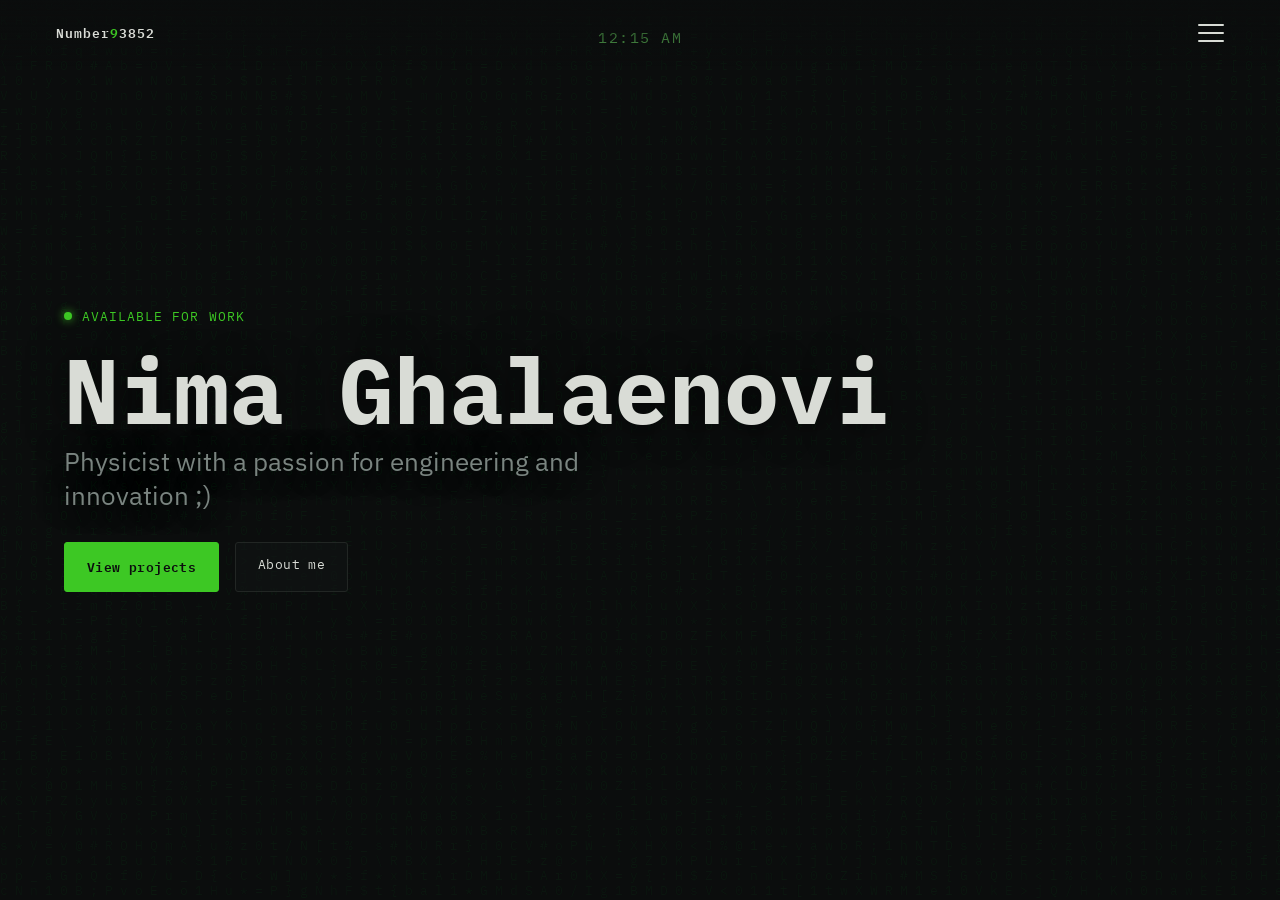
<file: index.html>
<!DOCTYPE html>
<html lang="en">
<head>
<meta charset="UTF-8">
<meta name="viewport" content="width=device-width, initial-scale=1.0">
<title>Nima Ghalaenovi</title>
<meta name="description" content="Portfolio of Nima Ghalaenovi: hardware, PCB design, 3D printing, and engineering projects.">
<link rel="icon" href="favicon.svg" type="image/svg+xml">
<meta property="og:type" content="website">
<meta property="og:site_name" content="Nima Ghalaenovi">
<meta property="og:title" content="Nima Ghalaenovi">
<meta property="og:description" content="Physicist with a passion for engineering: hardware, PCB design, 3D printing, and engineering projects.">
<meta property="og:url" content="https://number9-3852.github.io/website/">
<meta property="og:image" content="https://number9-3852.github.io/website/img/og-image.png">
<meta name="twitter:card" content="summary_large_image">
<link rel="preconnect" href="https://fonts.googleapis.com">
<link rel="preconnect" href="https://fonts.gstatic.com" crossorigin>
<link href="https://fonts.googleapis.com/css2?family=IBM+Plex+Mono:wght@400;500;600;700&family=IBM+Plex+Sans:wght@400;500;600&family=Special+Elite&display=swap" rel="stylesheet">
<link rel="stylesheet" href="styles.css">
<style>
  .hero{
    position: relative;
    height: 100svh;
    min-height: 560px;
    display:flex;
    flex-direction:column;
    align-items:flex-start;
    justify-content:center;
    padding: 0 clamp(20px, 5vw, 64px);
    overflow:hidden;
  }
  #decodeCanvas{ position:absolute; inset:0; width:100%; height:100%; display:block; }
  .hero-content{ position:relative; z-index: 2; pointer-events:none; }
  .hero-eyebrow{
    font-family: var(--mono);
    font-size: 13px;
    color: var(--accent);
    letter-spacing: 0.08em;
    margin-bottom: 18px;
    display:flex; align-items:center; gap:10px;
  }
  .hero-eyebrow::before{
    content:""; width:8px; height:8px;
    background: var(--accent); border-radius:50%;
    box-shadow: 0 0 10px var(--accent);
  }
  h1.hero-name{
    font-family: var(--mono);
    font-weight: 700;
    font-size: clamp(40px, 8vw, 92px);
    line-height: 1.02;
    margin: 0 0 8px 0;
    text-shadow: 0 0 40px rgba(0,0,0,0.6);
  }
  .hero-role{
    font-size: clamp(18px, 2.4vw, 26px);
    color: var(--text-dim);
    max-width: 620px;
    margin: 0 0 30px 0;
    text-shadow: 0 0 30px rgba(0,0,0,0.7);
  }
  .hero-cta{ pointer-events:auto; display:flex; gap:16px; flex-wrap: wrap; }
  .scroll-hint{
    position:absolute;
    bottom: 28px; left: clamp(20px, 5vw, 64px);
    z-index:2;
    font-family: var(--mono);
    font-size: 11px;
    color: var(--text-faint);
    letter-spacing: 0.1em;
    display:flex; align-items:center; gap: 8px;
  }
  
  .clock{
    position:absolute; top:28px; left:50%; transform:translateX(-50%);
    z-index:2;
    font-family: var(--mono);
    font-size: 15px;
    letter-spacing: 0.1em;
    color: var(--clock);
  }
</style>
<script src="nav.js" defer></script>
</head>
<body>
<script src="transition.js"></script>

<nav class="site-nav"></nav>

<header class="hero" id="top">
  <canvas id="decodeCanvas" aria-hidden="true"></canvas>
  <div class="clock" id="clock"></div>
  <div class="hero-content">
    <div class="hero-eyebrow">AVAILABLE FOR WORK</div>
    <h1 class="hero-name">Nima Ghalaenovi</h1>
    <p class="hero-role">Physicist with a passion for engineering and innovation ;)</p>
    <div class="hero-cta">
      <a class="btn btn-primary" href="projects.html">View projects</a>
      <a class="btn btn-ghost" href="about.html">About me</a>
    </div>
  </div>
</header>

<script src="decode-bg.js"></script>
<script>
initDecodeField('.hero');

  function updateClock(){
    const el = document.getElementById('clock');
    if(!el) return;
    const d = new Date();
    let h = d.getHours();
    const m = d.getMinutes().toString().padStart(2,'0');
    const ampm = h >= 12 ? 'PM' : 'AM';
    h = h % 12; if (h === 0) h = 12;
    el.textContent = `${h}:${m} ${ampm}`;
  }
  updateClock();
  setInterval(updateClock, 1000 * 15);
</script>

</body>
</html>
</file>
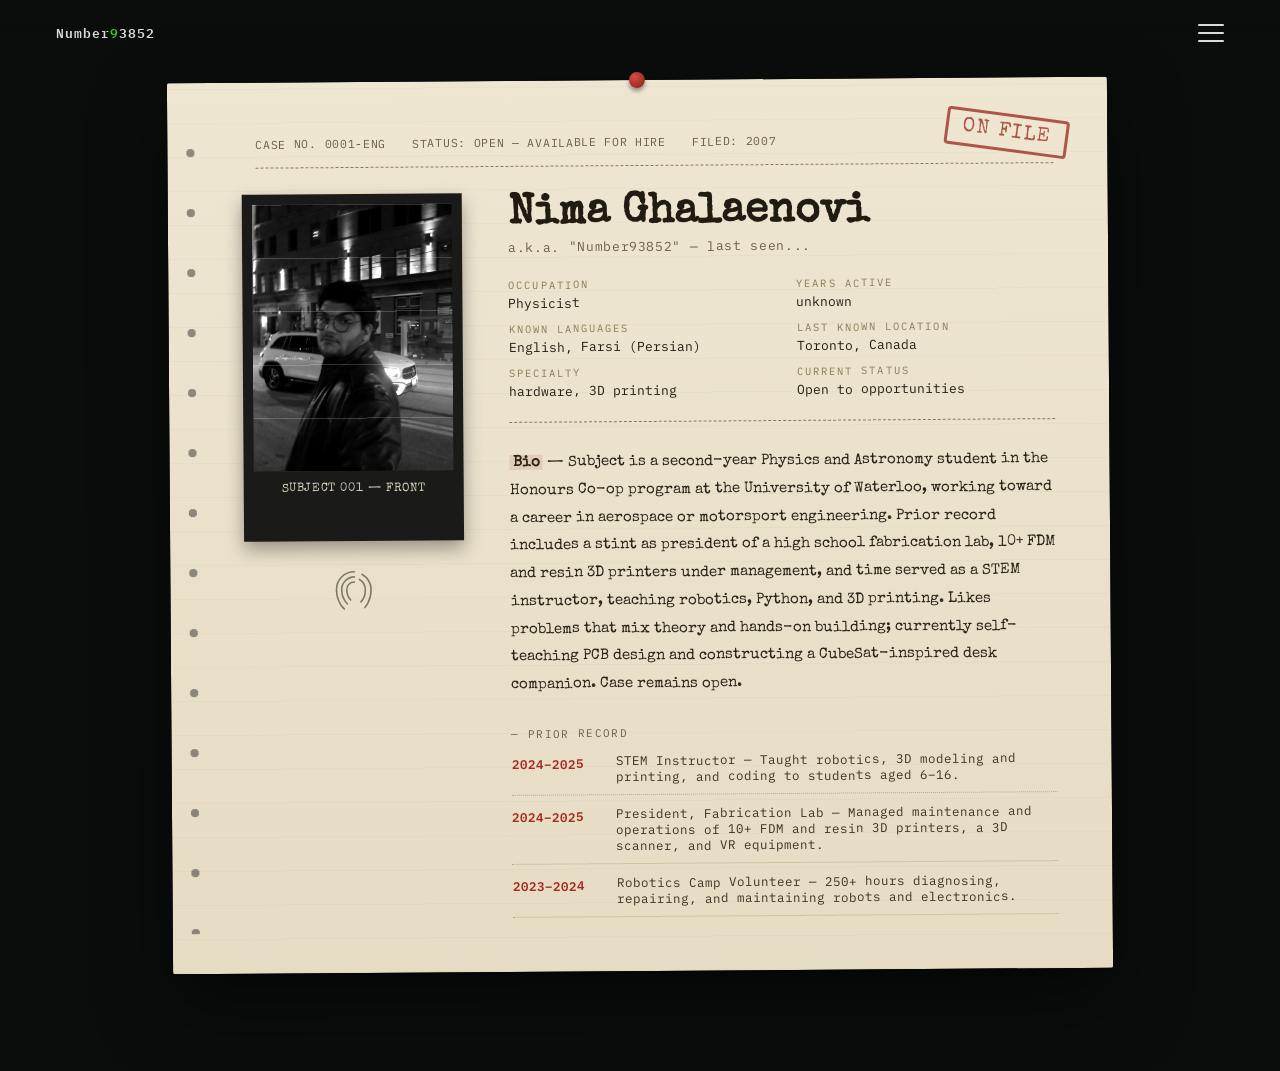
<file: about.html>
<!DOCTYPE html>
<html lang="en">
<head>
<meta charset="UTF-8">
<meta name="viewport" content="width=device-width, initial-scale=1.0">
<title>About — Nima Ghalaenovi</title>
<meta name="description" content="About Nima Ghalaenovi: Physics and Astronomy student at the University of Waterloo, maker, and STEM instructor.">
<link rel="icon" href="favicon.svg" type="image/svg+xml">
<meta property="og:type" content="profile">
<meta property="og:site_name" content="Nima Ghalaenovi">
<meta property="og:title" content="About — Nima Ghalaenovi">
<meta property="og:description" content="Physics and Astronomy student at the University of Waterloo, maker, and STEM instructor.">
<meta property="og:url" content="https://number9-3852.github.io/website/about.html">
<meta property="og:image" content="https://number9-3852.github.io/website/img/og-image.png">
<meta name="twitter:card" content="summary_large_image">
<link rel="preconnect" href="https://fonts.googleapis.com">
<link rel="preconnect" href="https://fonts.gstatic.com" crossorigin>
<link href="https://fonts.googleapis.com/css2?family=IBM+Plex+Mono:wght@400;500;600;700&family=IBM+Plex+Sans:wght@400;500;600&family=Special+Elite&display=swap" rel="stylesheet">
<link rel="stylesheet" href="styles.css">
<style>
  /* ---------- Case file ---------- */
  .file-wrap{
    max-width: 1020px;
    margin: 80px auto 100px;
    padding: 0 clamp(16px, 4vw, 40px);
  }
  .file{
    position: relative;
    background:
      repeating-linear-gradient(0deg, rgba(0,0,0,0.025) 0px, rgba(0,0,0,0.025) 1px, transparent 1px, transparent 34px),
      linear-gradient(180deg, #efe6d2, #e6dcc4);
    color: #2a2419;
    border-radius: 2px;
    box-shadow: 0 30px 70px rgba(0,0,0,0.55), 0 2px 0 rgba(0,0,0,0.2);
    padding: clamp(24px, 4.5vw, 54px);
    transform: rotate(-0.4deg);
  }
  .file::before{
    /* punch holes, folder-style */
    content:"";
    position:absolute;
    left: 18px; top: 40px; bottom: 40px;
    width: 10px;
    background-image: radial-gradient(circle, rgba(11,13,13,0.85) 0 4px, transparent 4.5px);
    background-repeat: repeat-y;
    background-size: 10px 60px;
    opacity: 0.5;
  }

  .stamp{
    position: absolute;
    top: clamp(14px, 3vw, 36px);
    right: clamp(14px, 3vw, 40px);
    font-family: var(--type);
    color: #a3281f;
    border: 3px solid #a3281f;
    padding: 6px 14px;
    font-size: clamp(14px, 2vw, 20px);
    letter-spacing: 0.08em;
    transform: rotate(8deg);
    opacity: 0.75;
    border-radius: 4px;
    mix-blend-mode: multiply;
  }

  .case-meta{
    font-family: var(--mono);
    font-size: 11.5px;
    letter-spacing: 0.06em;
    color: #6b5f45;
    display:flex;
    gap: 26px;
    flex-wrap: wrap;
    margin: 0 0 26px 34px;
    border-bottom: 1px dashed #8a7c58;
    padding-bottom: 16px;
  }

  .file-grid{
    display:grid;
    grid-template-columns: 220px 1fr;
    gap: clamp(24px, 4vw, 46px);
    margin-left: 20px;
  }

  /* Mugshot */
  .mugshot{
    position:relative;
  }
  .mugshot-frame{
    background: #1a1a18;
    padding: 10px 10px 46px;
    box-shadow: 0 8px 18px rgba(0,0,0,0.35);
  }
  .mugshot-photo{
    width: 100%;
    aspect-ratio: 3 / 4;
    background:
      linear-gradient(180deg, #4a4a48, #262624);
    position: relative;
    overflow:hidden;
    filter: grayscale(1) contrast(1.1);
  }
  .mugshot-photo img{
    width:100%; height:100%; object-fit: cover;
  }
  .mugshot-photo .height-lines{
    position:absolute; inset:0;
    background-image: repeating-linear-gradient(to bottom, rgba(255,255,255,0.18) 0, rgba(255,255,255,0.18) 1px, transparent 1px, transparent 20%);
    pointer-events:none;
  }
  .mugshot-caption{
    font-family: var(--type);
    color: #d8d2bd;
    font-size: 12px;
    text-align:center;
    padding-top: 12px;
    letter-spacing: 0.05em;
  }
  .fingerprint{
    margin: 18px auto 0;
    width: 64px; opacity:0.55;
    display:block;
  }

  /* Typed fields */
  .file-name{
    font-family: var(--type);
    font-size: clamp(28px, 4.5vw, 42px);
    margin: 0 0 4px 0;
    color: #211c12;
  }
  .file-role{
    font-family: var(--mono);
    font-size: 13px;
    color: #6b5f45;
    letter-spacing: 0.05em;
    margin-bottom: 22px;
  }

  .field-grid{
    display:grid;
    grid-template-columns: 1fr 1fr;
    gap: 10px 30px;
    font-family: var(--mono);
    font-size: 13px;
    margin-bottom: 26px;
    padding-bottom: 22px;
    border-bottom: 1px dashed #8a7c58;
  }
  .field-grid dt{
    color: #8a7c58;
    font-size: 10.5px;
    letter-spacing: 0.1em;
    margin: 0 0 3px 0;
  }
  .field-grid dd{
    margin: 0;
    color: #211c12;
  }

  .file-desc{
    font-family: var(--type);
    font-size: 15px;
    line-height: 1.85;
    color: #2a2419;
    margin: 0 0 28px 0;
  }
  .file-desc strong{ background: rgba(163,40,31,0.12); padding: 0 3px; }

  .record-title{
    font-family: var(--mono);
    font-size: 11px;
    letter-spacing: 0.12em;
    color: #6b5f45;
    margin-bottom: 12px;
  }
  .record-title::before{ content:"— "; }

  .record-list{
    list-style:none;
    margin:0; padding:0;
    display:flex;
    flex-direction:column;
    gap: 10px;
  }
  .record-list li{
    display:grid;
    grid-template-columns: 90px 1fr;
    gap: 14px;
    font-family: var(--mono);
    font-size: 12.5px;
    color: #3a3222;
    padding-bottom: 10px;
    border-bottom: 1px dotted #b9ac85;
  }
  .record-list li span.tag-yr{ color: #a3281f; font-weight:600; }

  .thumbtack{
    position:absolute;
    width: 16px; height:16px;
    border-radius: 50%;
    background: radial-gradient(circle at 35% 30%, #d94b3e, #7c1f18);
    box-shadow: 0 3px 4px rgba(0,0,0,0.4);
    top: -8px; left: 50%;
    transform: translateX(-50%);
  }

  @media (max-width: 720px){
    .file-grid{ grid-template-columns: 1fr; }
    .mugshot{ max-width: 220px; }
    .field-grid{ grid-template-columns: 1fr; }
    .file{ transform: none; }
  }
</style>
<script src="nav.js" defer></script>
</head>
<body>
<script src="transition.js"></script>

<nav class="site-nav"></nav>

<div class="file-wrap">
  <div class="file">
    <div class="thumbtack"></div>
    <div class="stamp">ON&nbsp;FILE</div>

    <div class="case-meta">
      <span>CASE&nbsp;NO. 0001-ENG</span>
      <span>STATUS: OPEN — AVAILABLE FOR HIRE</span>
      <span>FILED: 2007</span>
    </div>

    <div class="file-grid">
      <div class="mugshot">
        <div class="mugshot-frame">
          <div class="mugshot-photo">
            <img src="img/portrait.webp" alt="Portrait of Nima Ghalaenovi" width="1000" height="750">
            <div class="height-lines"></div>
          </div>
          <div class="mugshot-caption">SUBJECT&nbsp;001 — FRONT</div>
        </div>
        <svg class="fingerprint" viewBox="0 0 100 100" fill="none" stroke="#2a2419" stroke-width="2.5">
          <path d="M50 20c-16 0-28 12-28 28 0 20 12 30 12 30" stroke-linecap="round"/>
          <path d="M50 28c-11 0-20 9-20 20 0 15 9 22 9 22" stroke-linecap="round"/>
          <path d="M50 36c-7 0-12 5-12 12 0 10 6 16 6 16" stroke-linecap="round"/>
          <path d="M62 24c8 5 14 14 14 24 0 18-10 28-10 28" stroke-linecap="round"/>
          <path d="M58 32c5 3 9 9 9 16 0 12-7 19-7 19" stroke-linecap="round"/>
        </svg>
      </div>

      <div class="file-info">
        <h1 class="file-name">Nima Ghalaenovi</h1>
        <div class="file-role">a.k.a. "Number93852" — last seen...</div>

        <dl class="field-grid">
          <div><dt>OCCUPATION</dt><dd>Physicist</dd></div>
          <div><dt>YEARS ACTIVE</dt><dd>unknown</dd></div>
          <div><dt>KNOWN LANGUAGES</dt><dd>English, Farsi (Persian)</dd></div>
          <div><dt>LAST KNOWN LOCATION</dt><dd>Toronto, Canada</dd></div>
          <div><dt>SPECIALTY</dt><dd>hardware, 3D printing</dd></div>
          <div><dt>CURRENT STATUS</dt><dd>Open to opportunities</dd></div>
        </dl>

        <p class="file-desc">
          <strong>Bio</strong> — Subject is a second-year Physics and Astronomy student in the Honours Co-op program at the University of Waterloo, working toward a career in aerospace or motorsport engineering. Prior record includes a stint as president of a high school fabrication lab, 10+ FDM and resin 3D printers under management, and time served as a STEM instructor, teaching robotics, Python, and 3D printing. Likes problems that mix theory and hands-on building; currently self-teaching PCB design and constructing a CubeSat-inspired desk companion. Case remains open. 
        </p>

        <div class="record-title">PRIOR RECORD</div>
        <ul class="record-list">
          <li><span class="tag-yr">2024–2025</span><span>STEM Instructor — Taught robotics, 3D modeling and printing, and coding to students aged 6–16.</span></li>
          <li><span class="tag-yr">2024–2025</span><span>President, Fabrication Lab — Managed maintenance and operations of 10+ FDM and resin 3D printers, a 3D scanner, and VR equipment.</span></li>
          <li><span class="tag-yr">2023–2024</span><span>Robotics Camp Volunteer — 250+ hours diagnosing, repairing, and maintaining robots and electronics.</span></li>
        </ul>
      </div>
    </div>
  </div>
</div>


</body>
</html>
</file>
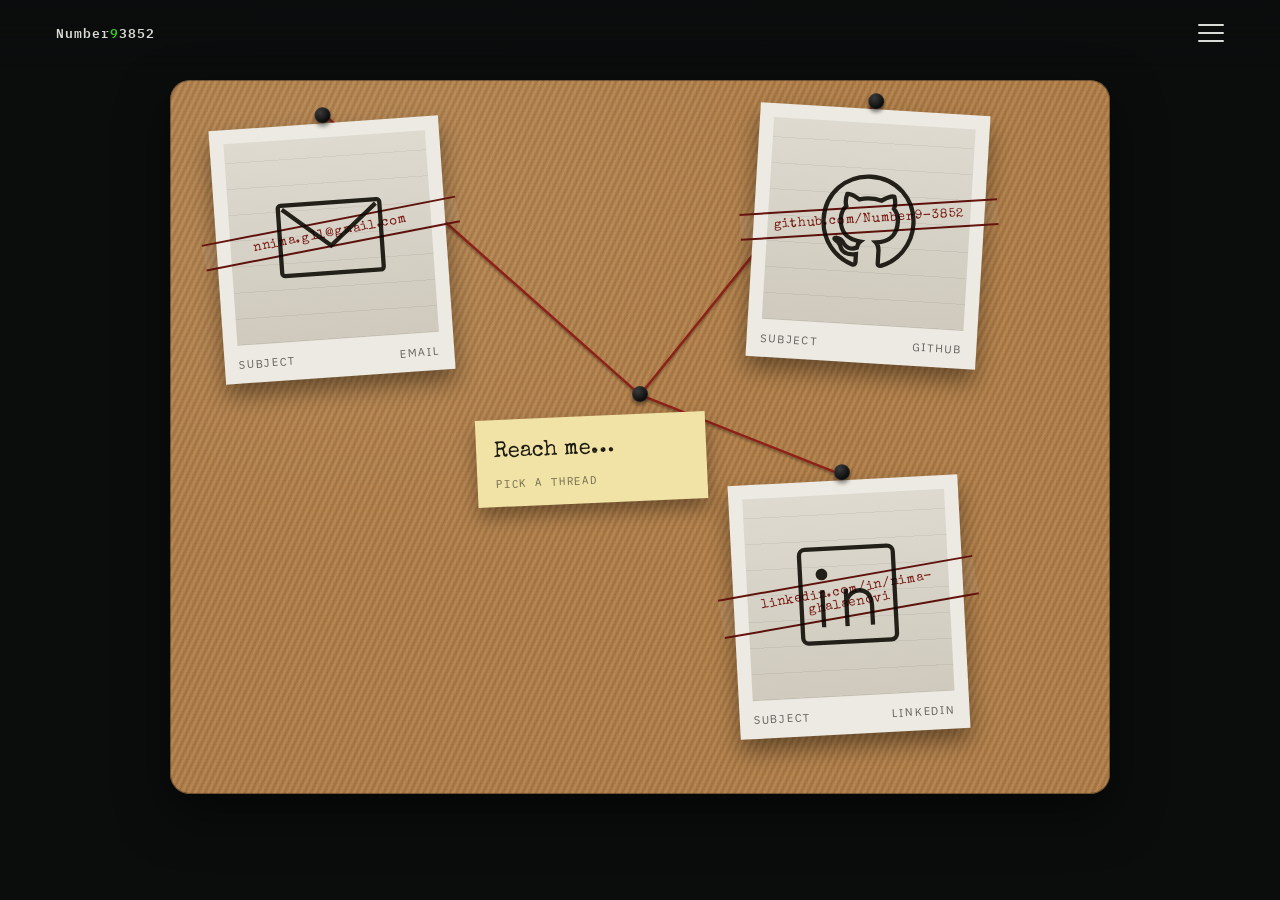
<file: contact.html>
<!DOCTYPE html>
<html lang="en">
<head>
<meta charset="UTF-8">
<meta name="viewport" content="width=device-width, initial-scale=1.0">
<title>Contact — Nima Ghalaenovi</title>
<meta name="description" content="Get in touch with Nima Ghalaenovi by email, GitHub, or LinkedIn.">
<link rel="icon" href="favicon.svg" type="image/svg+xml">
<meta property="og:type" content="website">
<meta property="og:site_name" content="Nima Ghalaenovi">
<meta property="og:title" content="Contact — Nima Ghalaenovi">
<meta property="og:description" content="Get in touch by email, GitHub, or LinkedIn.">
<meta property="og:url" content="https://number9-3852.github.io/website/contact.html">
<meta property="og:image" content="https://number9-3852.github.io/website/img/og-image.png">
<meta name="twitter:card" content="summary_large_image">
<link rel="preconnect" href="https://fonts.googleapis.com">
<link rel="preconnect" href="https://fonts.gstatic.com" crossorigin>
<link href="https://fonts.googleapis.com/css2?family=IBM+Plex+Mono:wght@400;500;600;700&family=IBM+Plex+Sans:wght@400;500;600&family=Special+Elite&display=swap" rel="stylesheet">
<link rel="stylesheet" href="styles.css">
<style>
  /* ---------- BOARD ---------- */
  .board-wrap{
    max-width: 1020px;
    margin: 80px auto 100px;
    padding: 0 clamp(16px, 4vw, 40px);
  }
  .board{
    position:relative;
    width:100%;
    aspect-ratio:1000/760;
    border-radius:20px;
    background:
      radial-gradient(ellipse at 20% 15%, rgba(255,255,255,.06), transparent 45%),
      repeating-linear-gradient(115deg, #b98a55 0px, #a1713f 3px, #b98a55 6px),
      linear-gradient(160deg, #b98a55, #a1713f);
    box-shadow:
      inset 0 0 0 1px rgba(0,0,0,.35),
      0 20px 50px rgba(0,0,0,.55);
    overflow:hidden;
  }
  .board::before{
    /* subtle grain */
    content:"";
    position:absolute; inset:0;
    background-image:
      radial-gradient(rgba(0,0,0,.10) 1px, transparent 1px);
    background-size:3px 3px;
    opacity:.5;
    pointer-events:none;
  }
  .board svg.threads{
    position:absolute; inset:0;
    width:100%; height:100%;
    pointer-events:none;
  }
  .thread-line{
    stroke:#8f2018;
    stroke-width:2.6;
    filter:drop-shadow(0 2px 1px rgba(0,0,0,.35));
  }

  .pin{
    position:absolute;
    width:16px; height:16px;
    border-radius:50%;
    background:radial-gradient(circle at 35% 30%, #3a3a3a, #0a0a0a 70%);
    box-shadow:0 3px 4px rgba(0,0,0,.45), inset 0 0 0 1px rgba(255,255,255,.08);
    transform:translate(-50%,-50%);
    z-index:5;
  }

  .center-pin{ left:50%; top:44%; }

  .sticky-note{
    position:absolute;
    left:37%; top:47%;
    width:230px;
    background:#f1e3a6;
    color:#1c1a12;
    padding:20px 18px 16px;
    font-family:'Special Elite', monospace;
    font-size:22px;
    line-height:1.25;
    box-shadow:0 10px 18px rgba(0,0,0,.35);
    transform:translate(-18%,0) rotate(-2.5deg);
    z-index:3;
  }
  .sticky-note .sub{
    display:block;
    margin-top:10px;
    font-family:var(--mono);
    font-size:11px;
    letter-spacing:.08em;
    text-transform:uppercase;
    opacity:.6;
  }

  /* ---------- EVIDENCE CARDS ---------- */
  .card{
    position:absolute;
    width:230px;
    text-decoration:none;
    color:#171512;
    background:#eceae2;
    padding:14px 14px 12px;
    box-shadow:0 12px 22px rgba(0,0,0,.4);
    z-index:4;
    transition:transform .18s ease, box-shadow .18s ease;
  }
  .card:hover{
    box-shadow:0 16px 28px rgba(0,0,0,.5);
    z-index:8;
  }
  .card .pin{ top:-8px; left:50%; }

  .card .photo{
    position:relative;
    width:100%;
    aspect-ratio:1/1;
    background:
      linear-gradient(180deg, #dedad0, #cfcabd);
    overflow:hidden;
    display:flex;
    align-items:center;
    justify-content:center;
  }
  .card .photo svg{
    width:62%;
    height:62%;
    stroke:#232019;
    fill:none;
    stroke-width:2.2;
  }
  .card .photo::after{
    content:"";
    position:absolute; inset:0;
    background:repeating-linear-gradient(0deg, rgba(0,0,0,.05) 0, rgba(0,0,0,.05) 1px, transparent 1px, transparent 26px);
    mix-blend-mode:multiply;
  }

  .stamp{
    position:absolute;
    top:38%;
    left:-6%;
    width:112%;
    text-align:center;
    font-family:'Special Elite', monospace;
    font-size:13px;
    letter-spacing:.06em;
    color:#8f2018;
    border-top:2px solid #6e150f;
    border-bottom:2px solid #6e150f;
    padding:5px 4px;
    background:rgba(255,255,255,.08);
    transform:rotate(-7deg);
    mix-blend-mode:multiply;
    word-break:break-word;
    pointer-events:none;
  }

  .card .label{
    margin-top:12px;
    font-size:11px;
    letter-spacing:.16em;
    text-transform:uppercase;
    opacity:.65;
    display:flex;
    justify-content:space-between;
  }

  /* positions + slight rotations, tuned to feel scattered like the corkboard reference */
  .card-email{
    left:5%; top:6%;
    transform:rotate(-4deg);
  }
  .card-github{
    left:62%; top:4%;
    transform:rotate(3.5deg);
  }
  .card-linkedin{
    left:60%; top:56%;
    transform:rotate(-3deg);
  }
  .card-email:hover{ transform:rotate(-4deg) scale(1.03); }
  .card-github:hover{ transform:rotate(3.5deg) scale(1.03); }
  .card-linkedin:hover{ transform:rotate(-3deg) scale(1.03); }

  footer{
    text-align:center;
    font-size:11px;
    letter-spacing:.1em;
    opacity:.4;
    padding:24px 0 40px;
  }

  /* ---------- MOBILE: fall back to a clean stacked list ---------- */
  @media (max-width: 720px){
    .board{
      aspect-ratio:auto;
      padding:26px 16px 34px;
      display:flex;
      flex-direction:column;
      align-items:center;
      gap:26px;
    }
    .board svg.threads{ display:none; }
    .center-pin{ display:none; }
    .sticky-note{
      position:static;
      transform:rotate(-1.5deg);
      order:-1;
      width:auto;
      align-self:flex-start;
    }
    .card{
      position:static;
      width:100%;
      max-width:280px;
      transform:none !important;
    }
    .card:hover{ transform:none !important; }
  }
</style>
<script src="nav.js" defer></script>
</head>
<body>
<script src="transition.js"></script>

<nav class="site-nav"></nav>

<h1 class="visually-hidden">Contact</h1>

<div class="board-wrap">
  <div class="board">

    <svg class="threads" viewBox="0 0 1000 760" preserveAspectRatio="none">
      <line class="thread-line" x1="500" y1="335" x2="162" y2="35"></line>
      <line class="thread-line" x1="500" y1="335" x2="750" y2="25"></line>
      <line class="thread-line" x1="500" y1="335" x2="715" y2="420"></line>
    </svg>

    <div class="pin center-pin"></div>

    <div class="sticky-note">
      Reach me…
      <span class="sub">pick a thread</span>
    </div>

    <!-- EMAIL -->
    <a class="card card-email" href="mailto:nnima.g11+web@gmail.com">
      <div class="pin"></div>
      <div class="photo">
        <svg viewBox="0 0 64 64">
          <rect x="6" y="14" width="52" height="36" rx="1.5"></rect>
          <path d="M8 16 L32 36 L56 16"></path>
        </svg>
      </div>
      <div class="stamp">nnima.g11@gmail.com</div>
      <div class="label"><span>SUBJECT</span><span>EMAIL</span></div>
    </a>

    <!-- GITHUB -->
    <a class="card card-github" href="https://github.com/Number9-3852" target="_blank" rel="noopener">
      <div class="pin"></div>
      <div class="photo">
        <svg viewBox="0 0 64 64">
          <path d="M32 8c-13 0-23 10-23 23 0 10.4 6.7 19.2 16 22.3 1.2.2 1.6-.5 1.6-1.1v-4.3c-6.5 1.4-7.9-2.8-7.9-2.8-1-2.7-2.6-3.4-2.6-3.4-2.2-1.5.2-1.5.2-1.5 2.4.2 3.6 2.4 3.6 2.4 2.1 3.6 5.6 2.6 7 2 .2-1.6.8-2.6 1.5-3.2-5.2-.6-10.6-2.6-10.6-11.5 0-2.5.9-4.6 2.4-6.2-.2-.6-1-3 .2-6.2 0 0 1.9-.6 6.3 2.4a22 22 0 0 1 11.4 0c4.4-3 6.3-2.4 6.3-2.4 1.2 3.2.4 5.6.2 6.2 1.5 1.6 2.4 3.7 2.4 6.2 0 8.9-5.4 10.9-10.6 11.5.8.7 1.6 2.1 1.6 4.3v6.4c0 .6.4 1.3 1.6 1.1C48.3 50.2 55 41.4 55 31 55 18 45 8 32 8Z"></path>
        </svg>
      </div>
      <div class="stamp">github.com/Number9-3852</div>
      <div class="label"><span>SUBJECT</span><span>GITHUB</span></div>
    </a>

    <!-- LINKEDIN -->
    <a class="card card-linkedin" href="https://ca.linkedin.com/in/nima-ghalaenovi-026802274" target="_blank" rel="noopener">
      <div class="pin"></div>
      <div class="photo">
        <svg viewBox="0 0 64 64">
          <rect x="8" y="8" width="48" height="48" rx="3"></rect>
          <circle cx="19" cy="21" r="3" fill="#232019" stroke="none"></circle>
          <line x1="19" y1="29" x2="19" y2="48"></line>
          <line x1="31" y1="29" x2="31" y2="48"></line>
          <path d="M31 37c0-5 5-8 9-6.5 3 1.1 4 4 4 7.5v10"></path>
        </svg>
      </div>
      <div class="stamp">linkedin.com/in/nima-ghalaenovi</div>
      <div class="label"><span>SUBJECT</span><span>LINKEDIN</span></div>
    </a>

  </div>
</div>


</body>
</html>
</file>
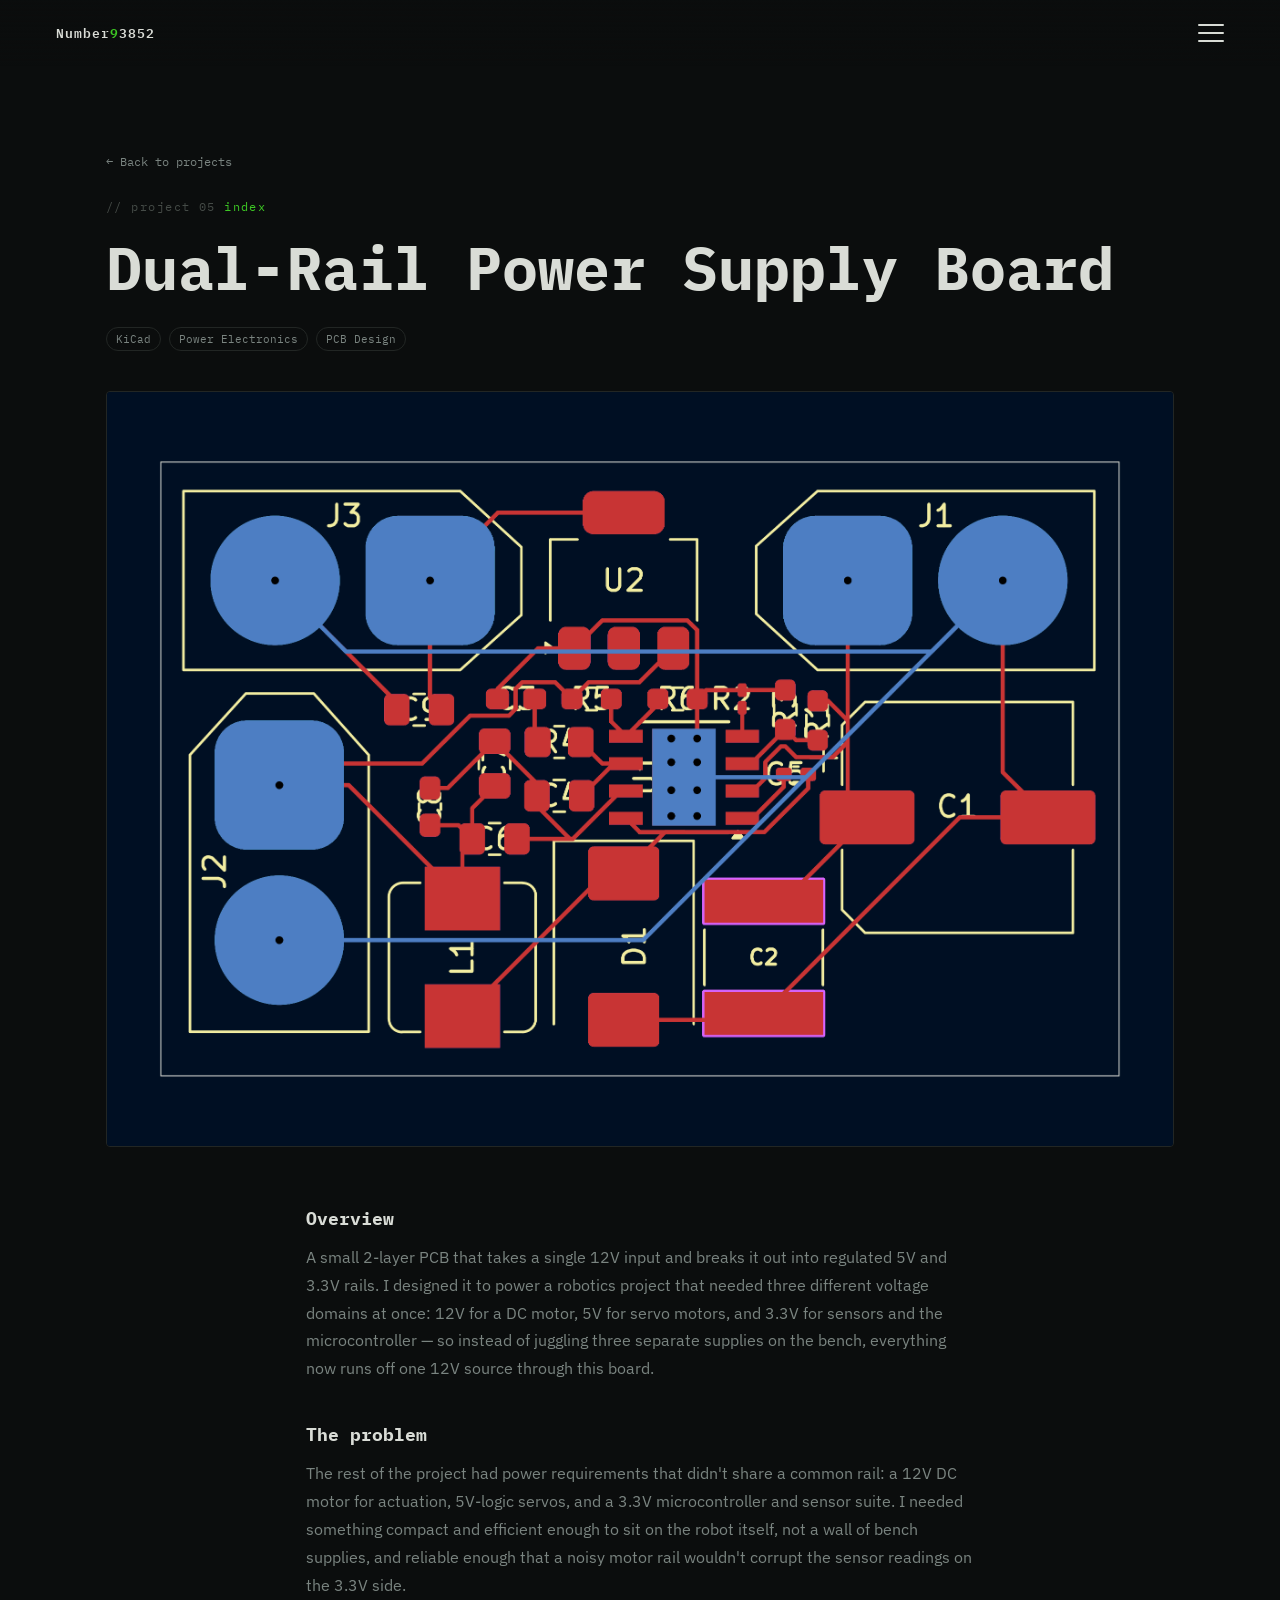
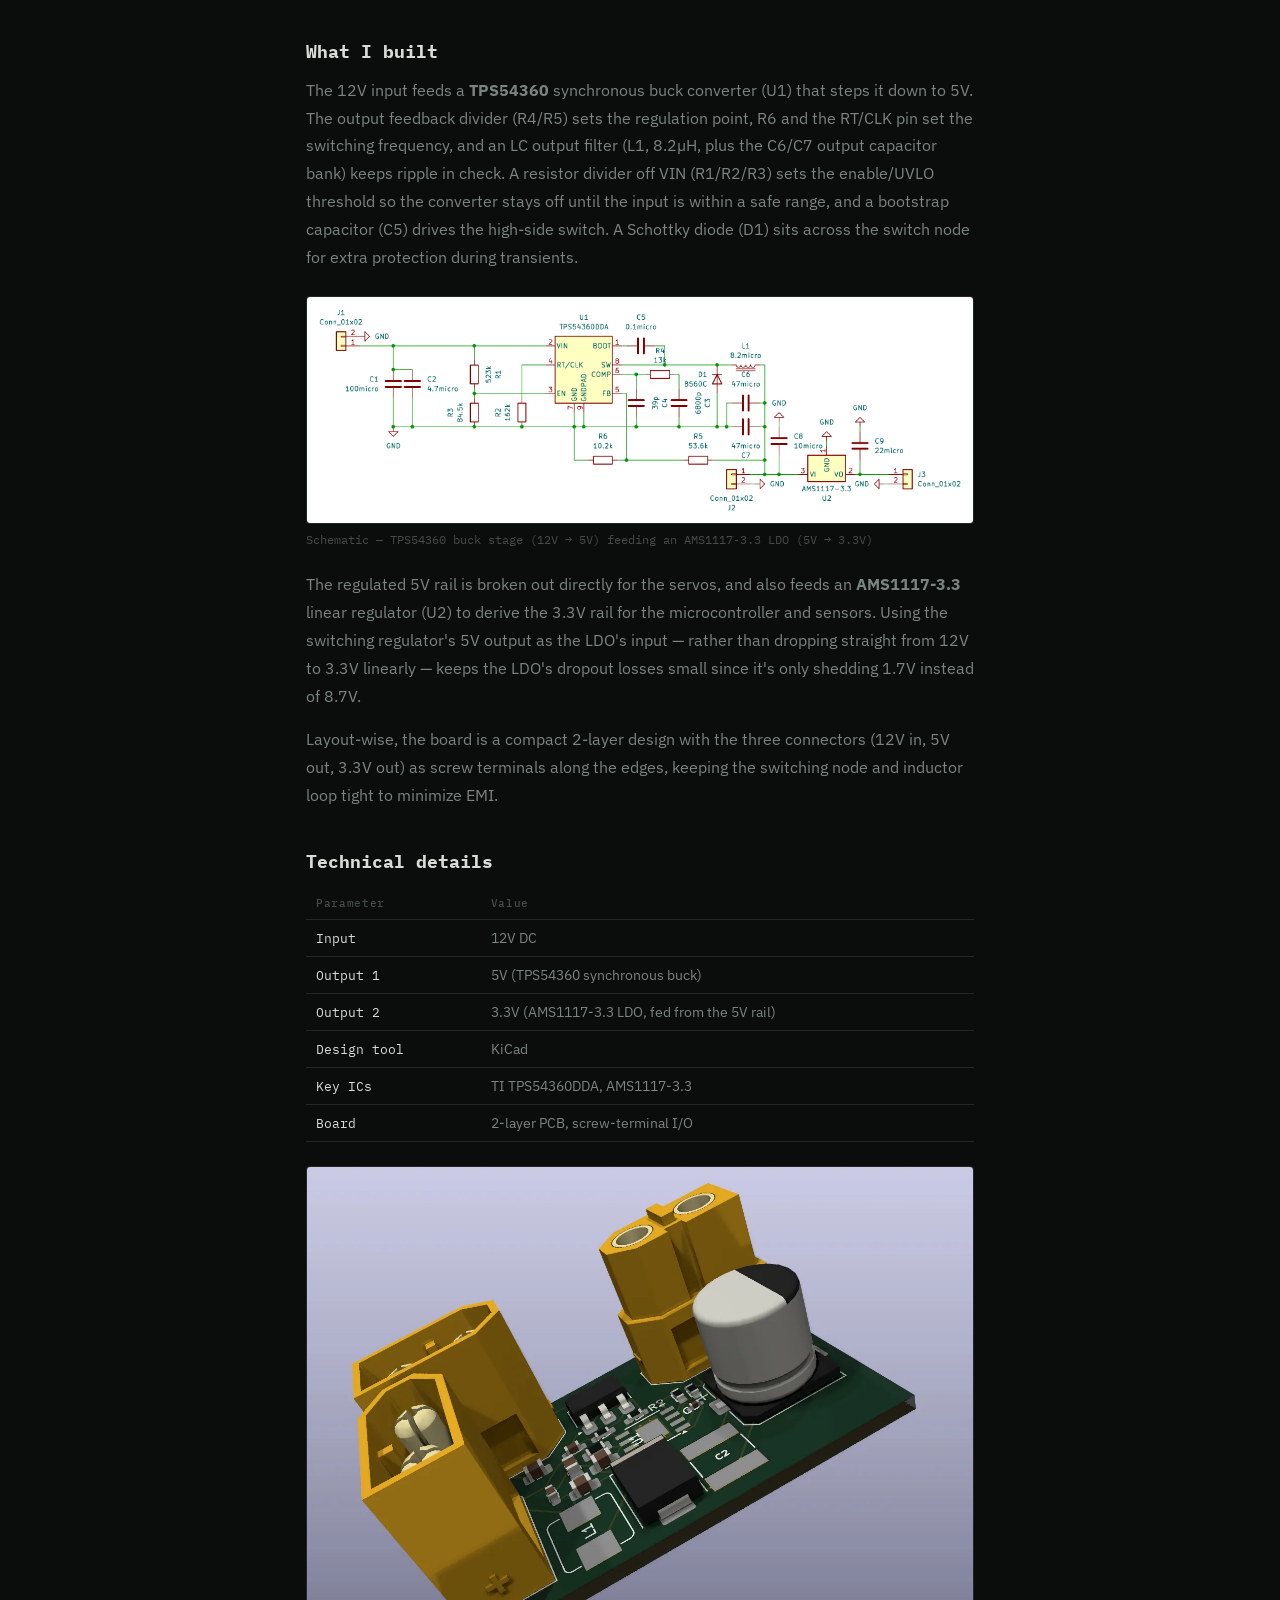
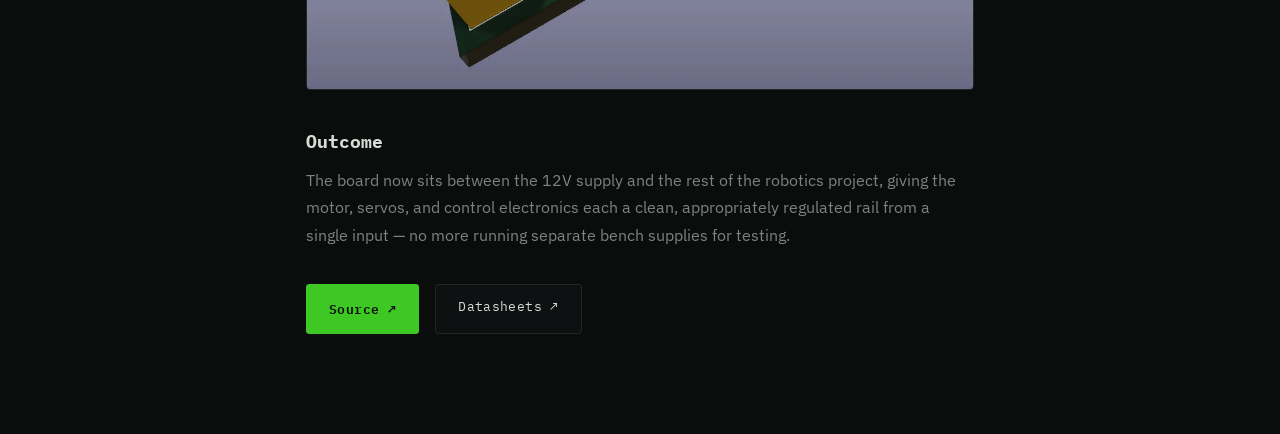
<file: project-5.html>
<!DOCTYPE html>
<html lang="en">
<head>
<meta charset="UTF-8">
<meta name="viewport" content="width=device-width, initial-scale=1.0">
<title>Dual-Rail Power Supply Board — Nima Ghalaenovi</title>
<meta name="description" content="A 2-layer KiCad PCB that turns a single 12V input into regulated 5V and 3.3V rails using a TPS54360 buck and an LDO.">
<link rel="icon" href="favicon.svg" type="image/svg+xml">
<meta property="og:type" content="article">
<meta property="og:site_name" content="Nima Ghalaenovi">
<meta property="og:title" content="Dual-Rail Power Supply Board — Nima Ghalaenovi">
<meta property="og:description" content="A 2-layer KiCad PCB that turns a single 12V input into regulated 5V and 3.3V rails using a TPS54360 buck and an LDO.">
<meta property="og:url" content="https://number9-3852.github.io/website/project-5.html">
<meta property="og:image" content="https://number9-3852.github.io/website/img/og-image.png">
<meta name="twitter:card" content="summary_large_image">
<link rel="preconnect" href="https://fonts.googleapis.com">
<link rel="preconnect" href="https://fonts.gstatic.com" crossorigin>
<link href="https://fonts.googleapis.com/css2?family=IBM+Plex+Mono:wght@400;500;600;700&family=IBM+Plex+Sans:wght@400;500;600&family=Special+Elite&display=swap" rel="stylesheet">
<link rel="stylesheet" href="styles.css">
<link rel="stylesheet" href="project.css">
<script src="nav.js" defer></script>
</head>
<body>
<script src="transition.js"></script>

<nav class="site-nav"></nav>

<div class="p-hero">
  <a class="back-link" href="projects.html">← Back to projects</a>
  <div class="p-eyebrow" data-num="05">index</div>
  <h1 class="p-title">Dual-Rail Power Supply Board</h1>
  <div class="p-tags"><span class="tag">KiCad</span><span class="tag">Power Electronics</span><span class="tag">PCB Design</span></div>
</div>

<div class="p-image">
  <img src="img/project 5/power-board-pcb-layout.png" alt="PCB layout of the power supply board in KiCad" width="2339" height="1654">
</div>

<div class="p-body">

<h2>Overview</h2>
<p>A small 2-layer PCB that takes a single 12V input and breaks it out into regulated 5V and 3.3V rails. I designed it to power a robotics project that needed three different voltage domains at once: 12V for a DC motor, 5V for servo motors, and 3.3V for sensors and the microcontroller — so instead of juggling three separate supplies on the bench, everything now runs off one 12V source through this board.</p>

<h2>The problem</h2>
<p>The rest of the project had power requirements that didn't share a common rail: a 12V DC motor for actuation, 5V-logic servos, and a 3.3V microcontroller and sensor suite. I needed something compact and efficient enough to sit on the robot itself, not a wall of bench supplies, and reliable enough that a noisy motor rail wouldn't corrupt the sensor readings on the 3.3V side.</p>

<h2>What I built</h2>
<p>The 12V input feeds a <strong>TPS54360</strong> synchronous buck converter (U1) that steps it down to 5V. The output feedback divider (R4/R5) sets the regulation point, R6 and the RT/CLK pin set the switching frequency, and an LC output filter (L1, 8.2µH, plus the C6/C7 output capacitor bank) keeps ripple in check. A resistor divider off VIN (R1/R2/R3) sets the enable/UVLO threshold so the converter stays off until the input is within a safe range, and a bootstrap capacitor (C5) drives the high-side switch. A Schottky diode (D1) sits across the switch node for extra protection during transients.</p>
<figure>
  <img loading="lazy" decoding="async" src="img/project 5/power-board-schematic.png" alt="Schematic of the buck converter and LDO stages">
  <figcaption>Schematic — TPS54360 buck stage (12V → 5V) feeding an AMS1117-3.3 LDO (5V → 3.3V)</figcaption>
</figure>
<p>The regulated 5V rail is broken out directly for the servos, and also feeds an <strong>AMS1117-3.3</strong> linear regulator (U2) to derive the 3.3V rail for the microcontroller and sensors. Using the switching regulator's 5V output as the LDO's input — rather than dropping straight from 12V to 3.3V linearly — keeps the LDO's dropout losses small since it's only shedding 1.7V instead of 8.7V.</p>
<p>Layout-wise, the board is a compact 2-layer design with the three connectors (12V in, 5V out, 3.3V out) as screw terminals along the edges, keeping the switching node and inductor loop tight to minimize EMI.</p>

<h2>Technical details</h2>
<table class="spec-table">
  <tr><th>Parameter</th><th>Value</th></tr>
  <tr><td>Input</td><td>12V DC</td></tr>
  <tr><td>Output 1</td><td>5V (TPS54360 synchronous buck)</td></tr>
  <tr><td>Output 2</td><td>3.3V (AMS1117-3.3 LDO, fed from the 5V rail)</td></tr>
  <tr><td>Design tool</td><td>KiCad</td></tr>
  <tr><td>Key ICs</td><td>TI TPS54360DDA, AMS1117-3.3</td></tr>
  <tr><td>Board</td><td>2-layer PCB, screw-terminal I/O</td></tr>
</table>

<figure>
  <img loading="lazy" decoding="async" src="img/project 5/main.webp" alt="Dual-Rail Power Supply Board">
</figure>

<h2>Outcome</h2>
<p>The board now sits between the 12V supply and the rest of the robotics project, giving the motor, servos, and control electronics each a clean, appropriately regulated rail from a single input — no more running separate bench supplies for testing.</p>

</div>

<div class="p-links">
  <a class="btn btn-primary" href="https://github.com/Number9-3852/power-control" target="_blank" rel="noopener">Source ↗</a>
  <a class="btn btn-ghost" href="https://github.com/Number9-3852/power-control/blob/main/sources" target="_blank" rel="noopener">Datasheets ↗</a>
</div>

</body>
</html>
</file>
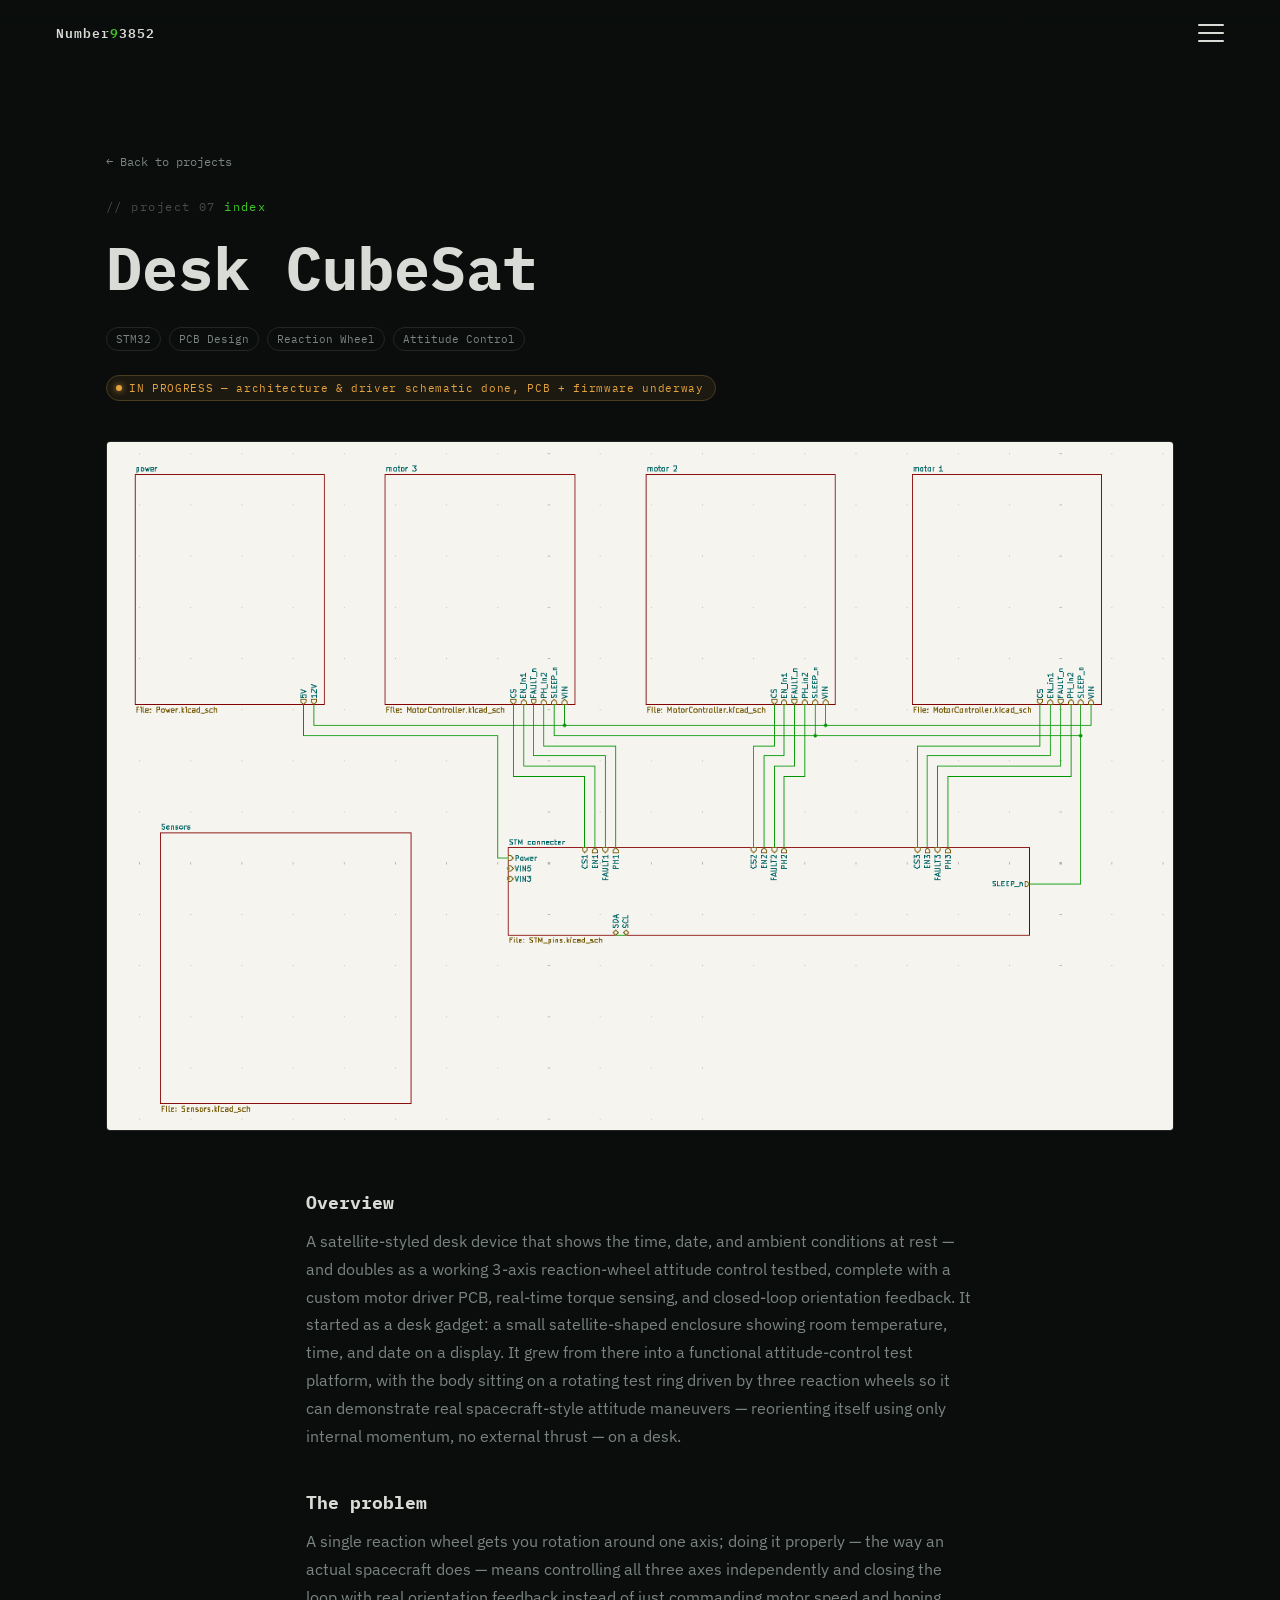
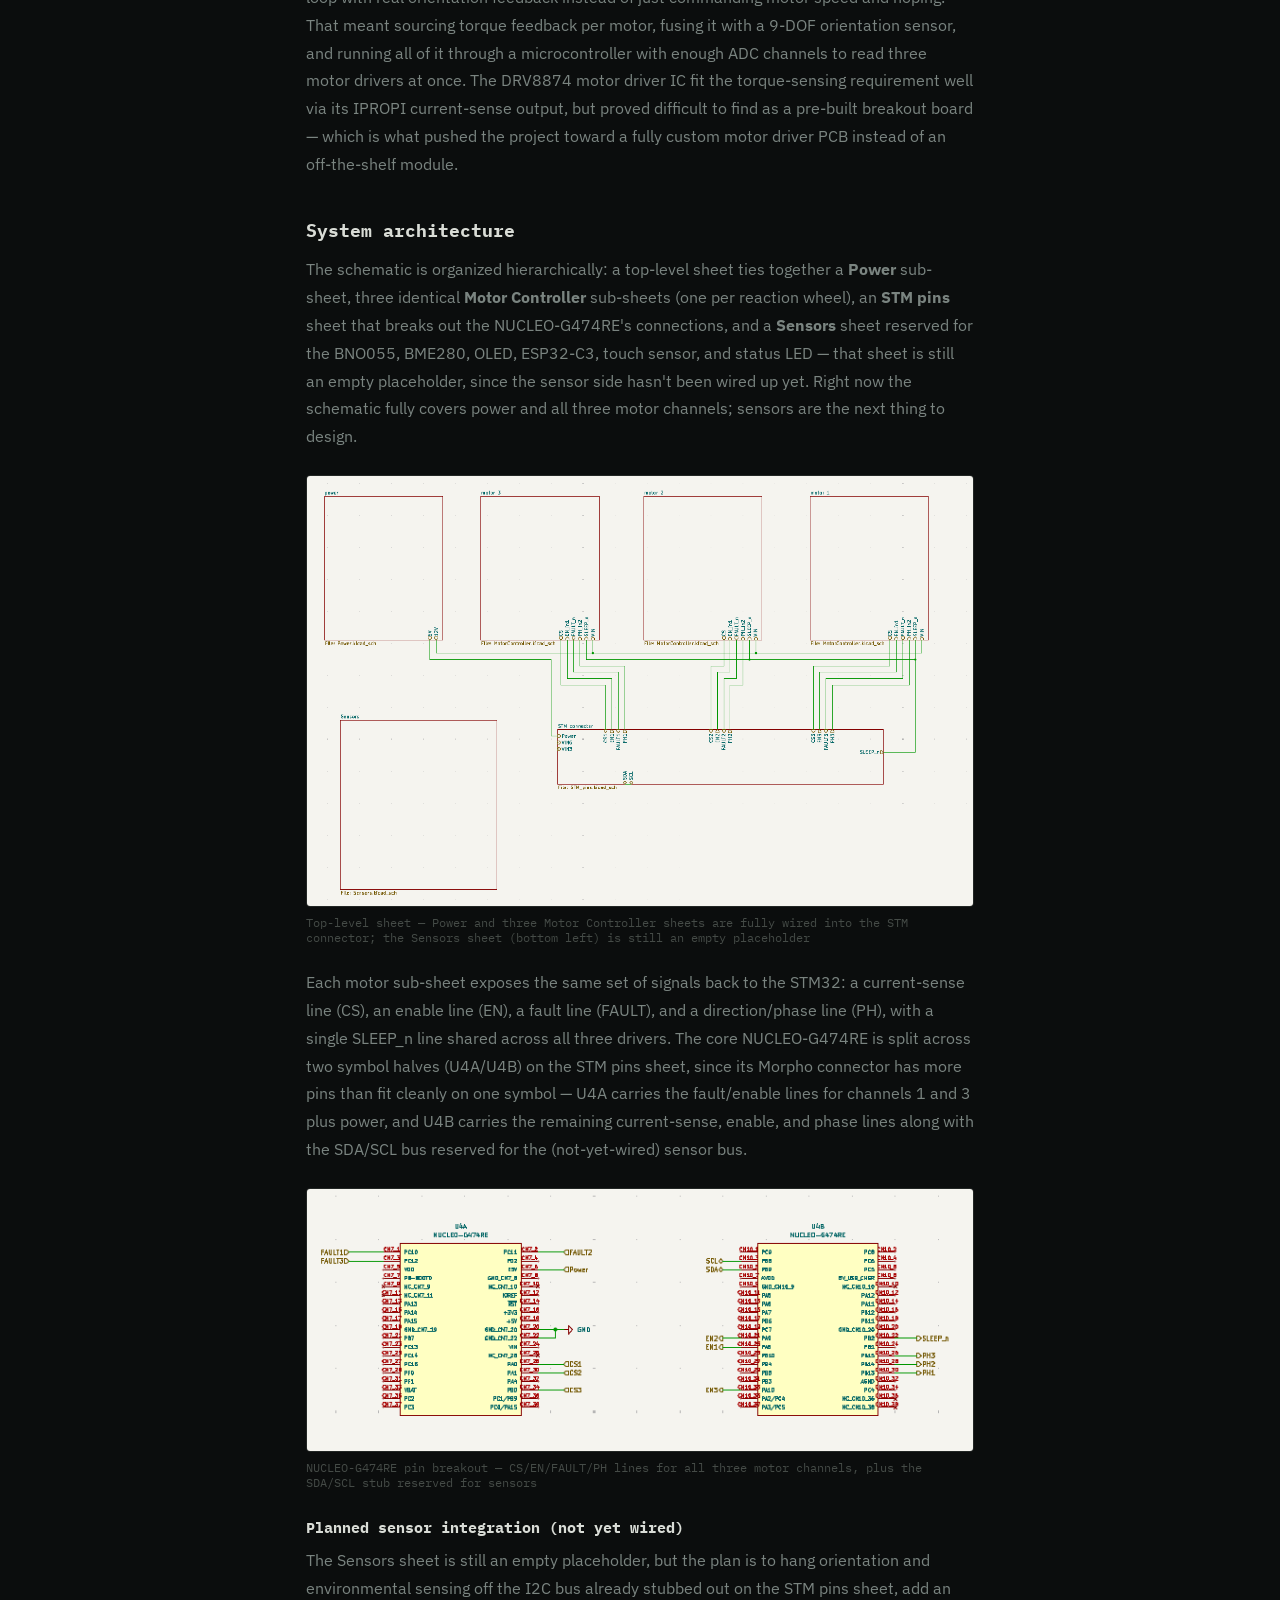
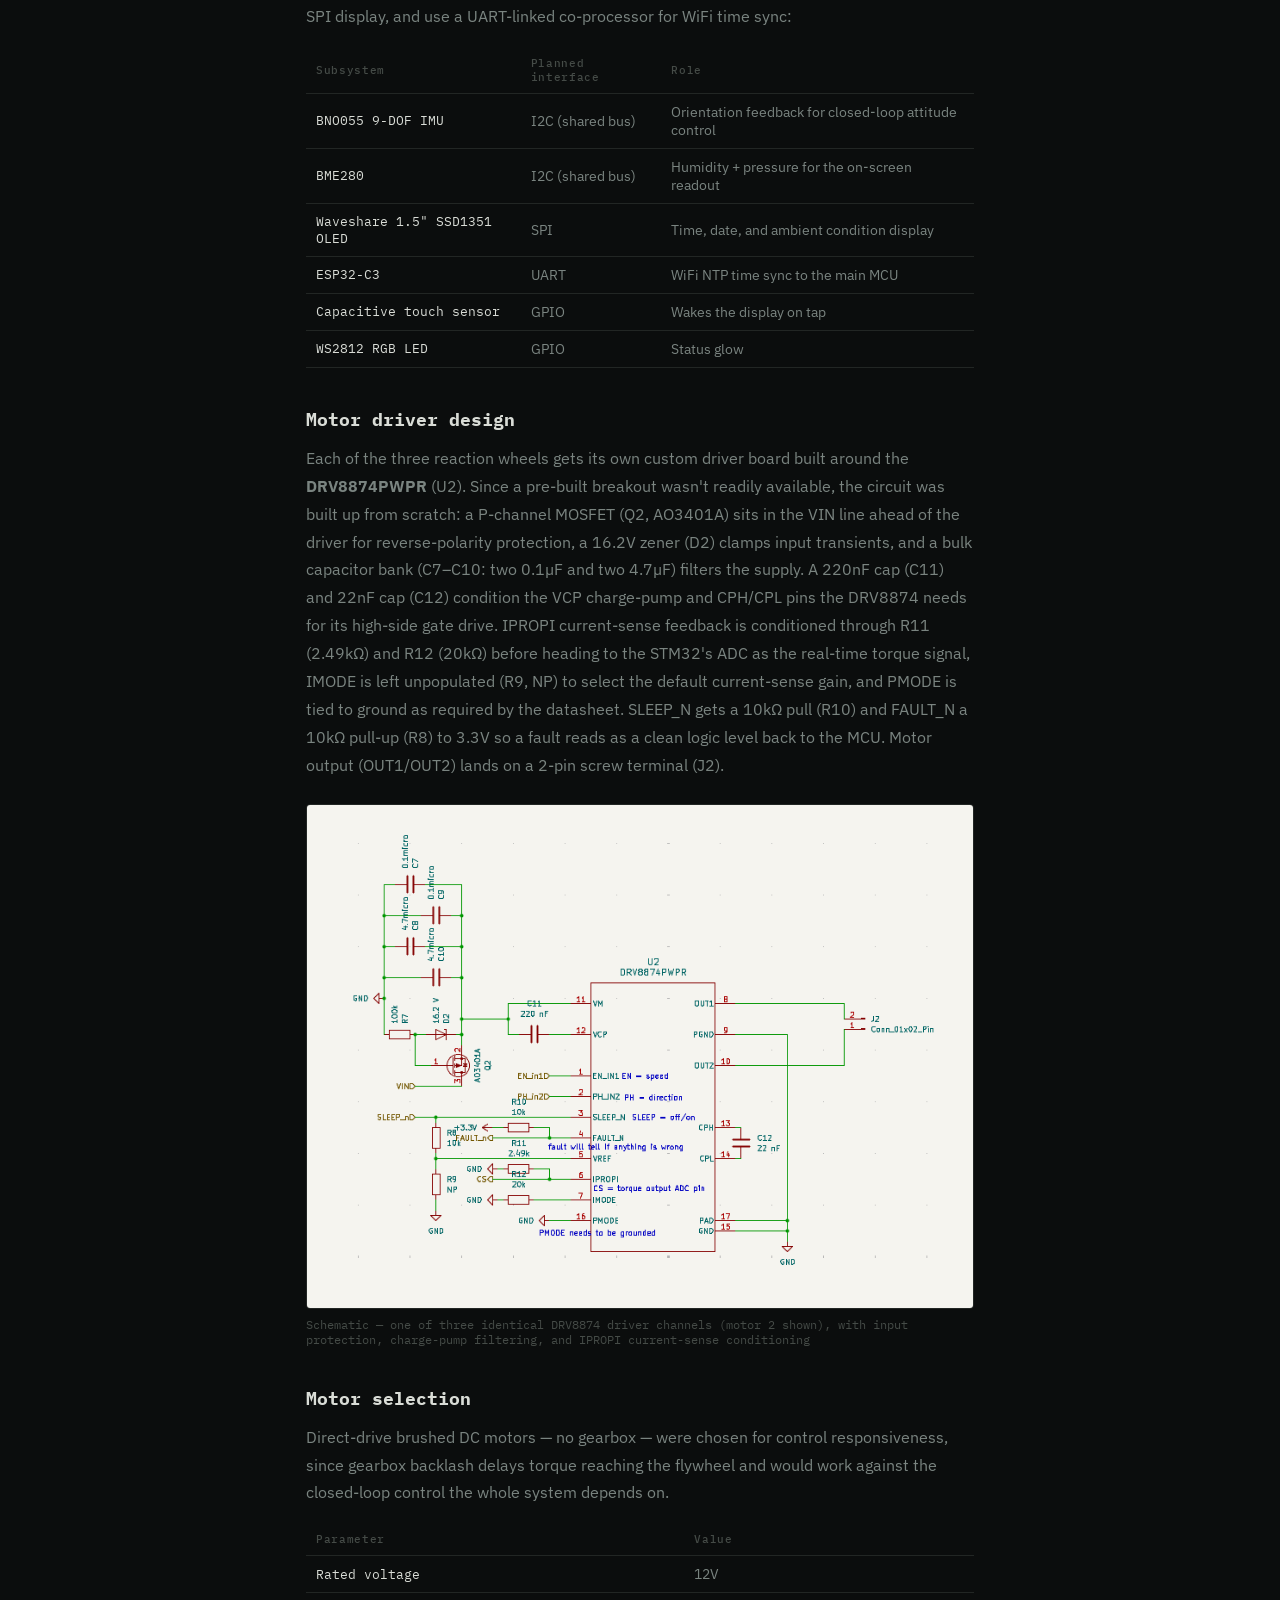
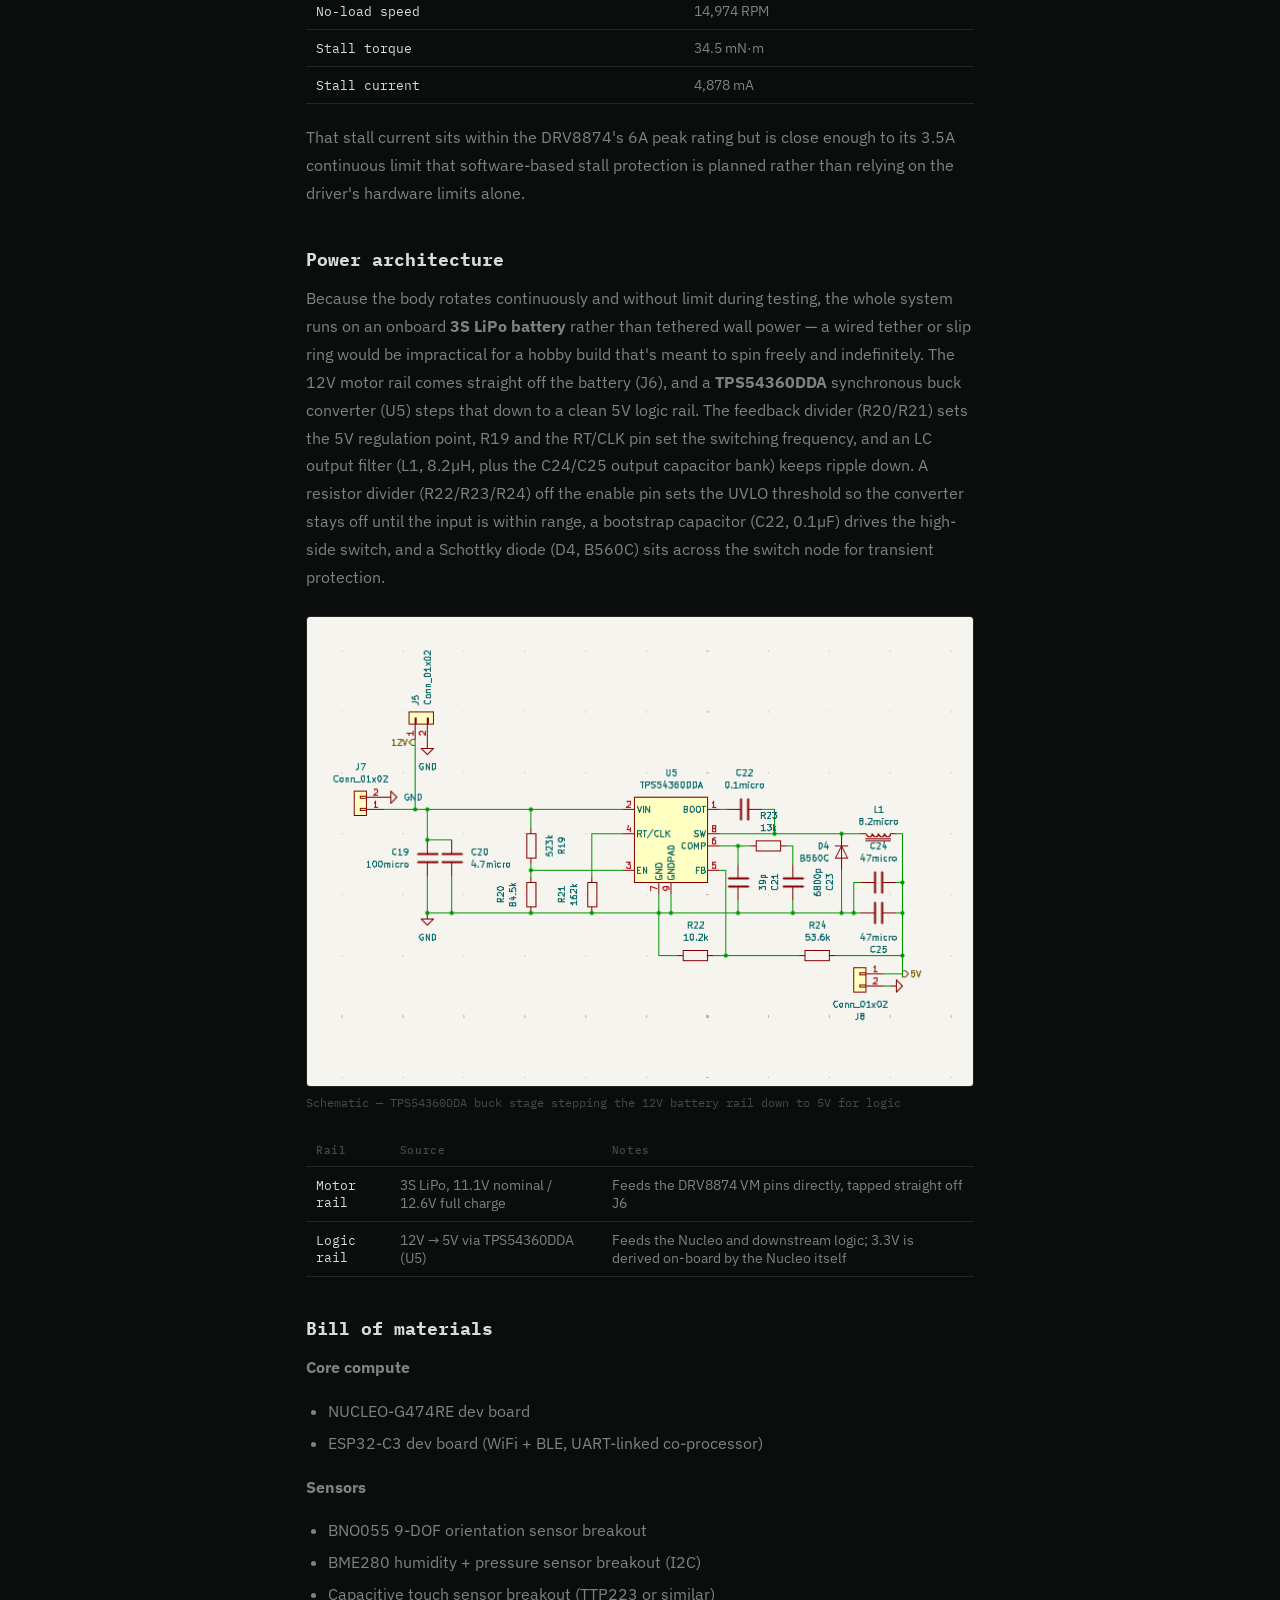
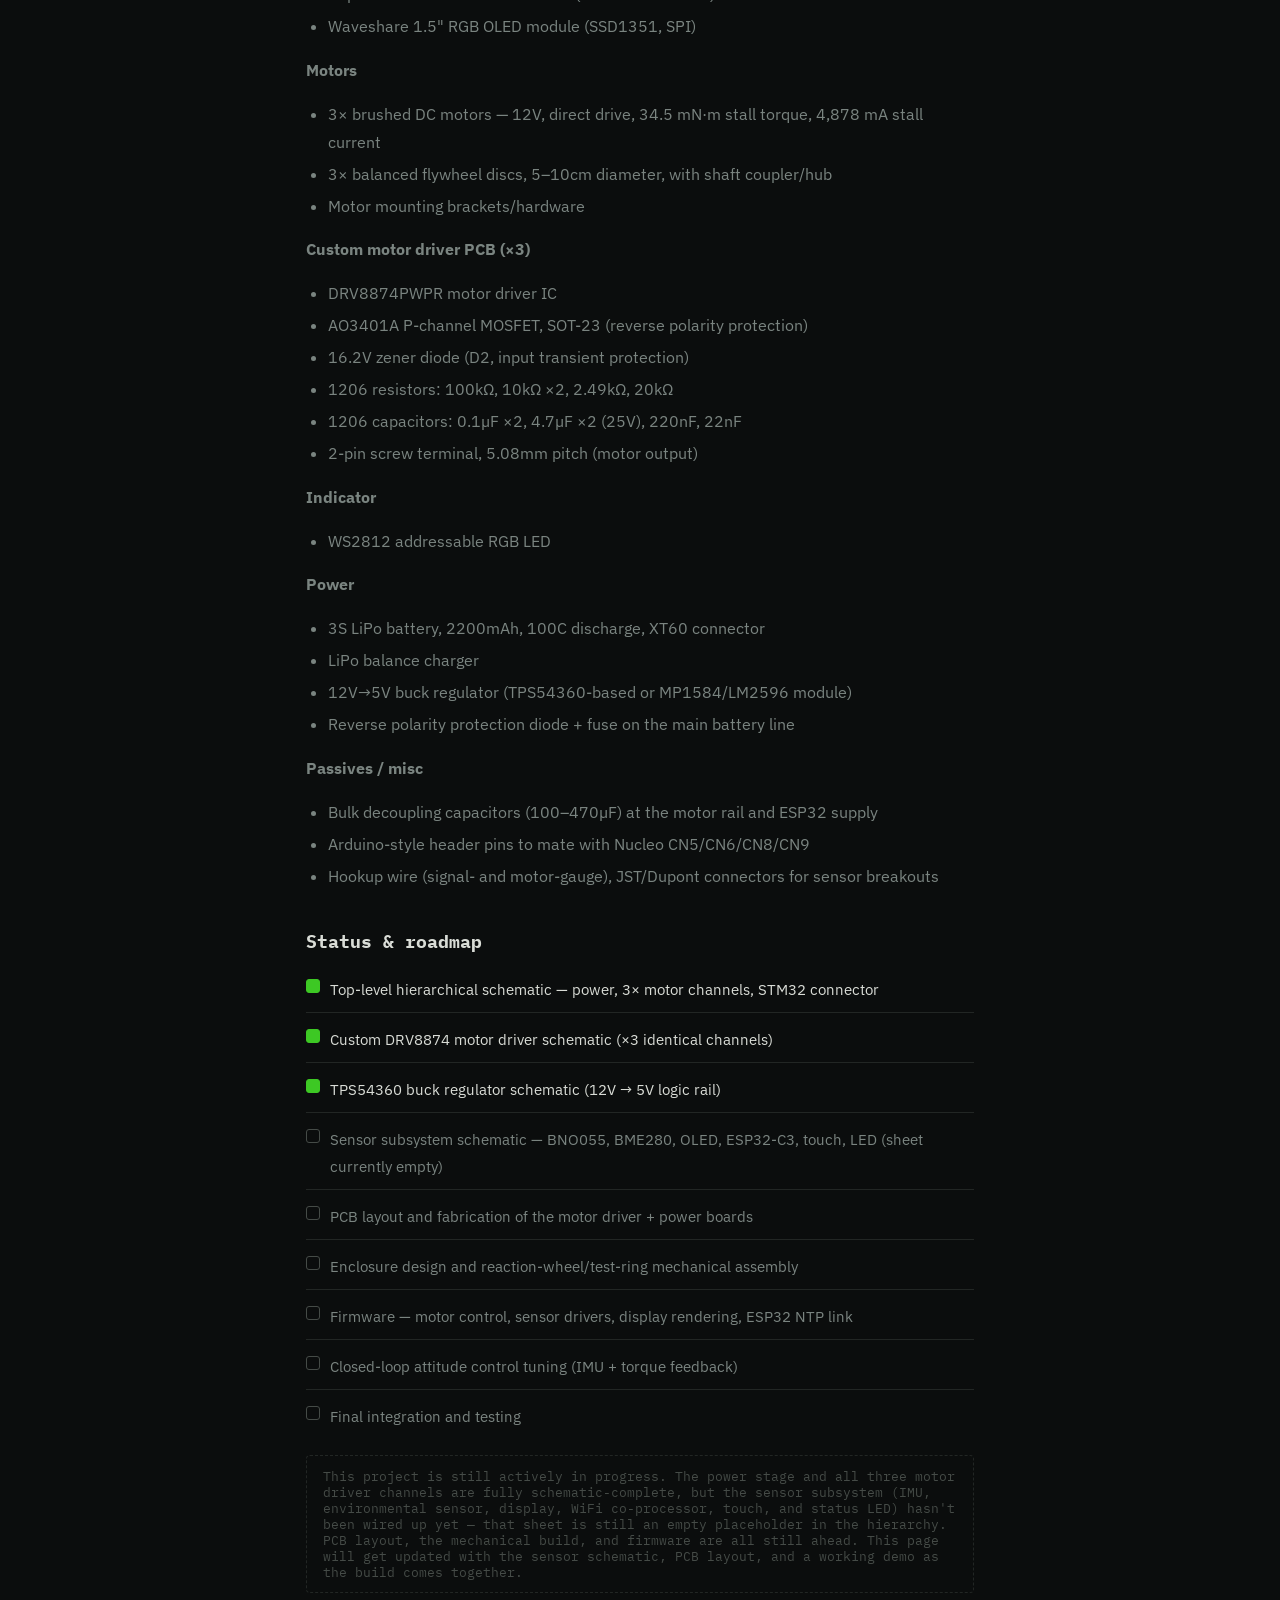
<file: project-DeskCubeSat.html>
<!DOCTYPE html>
<html lang="en">
<head>
<meta charset="UTF-8">
<meta name="viewport" content="width=device-width, initial-scale=1.0">
<title>Desk CubeSat — Nima Ghalaenovi</title>
<meta name="description" content="A satellite-styled desk device and 3-axis reaction-wheel attitude-control testbed with custom DRV8874 motor drivers.">
<link rel="icon" href="favicon.svg" type="image/svg+xml">
<meta property="og:type" content="article">
<meta property="og:site_name" content="Nima Ghalaenovi">
<meta property="og:title" content="Desk CubeSat — Nima Ghalaenovi">
<meta property="og:description" content="A satellite-styled desk device and 3-axis reaction-wheel attitude-control testbed with custom DRV8874 motor drivers.">
<meta property="og:url" content="https://number9-3852.github.io/website/project-DeskCubeSat.html">
<meta property="og:image" content="https://number9-3852.github.io/website/img/og-image.png">
<meta name="twitter:card" content="summary_large_image">
<link rel="preconnect" href="https://fonts.googleapis.com">
<link rel="preconnect" href="https://fonts.gstatic.com" crossorigin>
<link href="https://fonts.googleapis.com/css2?family=IBM+Plex+Mono:wght@400;500;600;700&family=IBM+Plex+Sans:wght@400;500;600&family=Special+Elite&display=swap" rel="stylesheet">
<link rel="stylesheet" href="styles.css">
<link rel="stylesheet" href="project.css">
<script src="nav.js" defer></script>
</head>
<body>
<script src="transition.js"></script>

<nav class="site-nav"></nav>

<div class="p-hero">
  <a class="back-link" href="projects.html">← Back to projects</a>
  <div class="p-eyebrow" data-num="07">index</div>
  <h1 class="p-title">Desk CubeSat</h1>
  <div class="p-tags"><span class="tag">STM32</span><span class="tag">PCB Design</span><span class="tag">Reaction Wheel</span><span class="tag">Attitude Control</span></div>
  <div class="status-pill">IN PROGRESS — architecture &amp; driver schematic done, PCB + firmware underway</div>
</div>

<div class="p-image">
  <img src="img/desk cubesat/schematic-overview.png" width="1229" height="793" alt="Top-level hierarchical schematic sheet showing the power, motor 1/2/3, STM32 connector, and sensors sub-sheets">
</div>

<div class="p-body">

<h2>Overview</h2>
<p>A satellite-styled desk device that shows the time, date, and ambient conditions at rest — and doubles as a working 3-axis reaction-wheel attitude control testbed, complete with a custom motor driver PCB, real-time torque sensing, and closed-loop orientation feedback. It started as a desk gadget: a small satellite-shaped enclosure showing room temperature, time, and date on a display. It grew from there into a functional attitude-control test platform, with the body sitting on a rotating test ring driven by three reaction wheels so it can demonstrate real spacecraft-style attitude maneuvers — reorienting itself using only internal momentum, no external thrust — on a desk.</p>

<h2>The problem</h2>
<p>A single reaction wheel gets you rotation around one axis; doing it properly — the way an actual spacecraft does — means controlling all three axes independently and closing the loop with real orientation feedback instead of just commanding motor speed and hoping. That meant sourcing torque feedback per motor, fusing it with a 9-DOF orientation sensor, and running all of it through a microcontroller with enough ADC channels to read three motor drivers at once. The DRV8874 motor driver IC fit the torque-sensing requirement well via its IPROPI current-sense output, but proved difficult to find as a pre-built breakout board — which is what pushed the project toward a fully custom motor driver PCB instead of an off-the-shelf module.</p>

<h2>System architecture</h2>
<p>The schematic is organized hierarchically: a top-level sheet ties together a <strong>Power</strong> sub-sheet, three identical <strong>Motor Controller</strong> sub-sheets (one per reaction wheel), an <strong>STM pins</strong> sheet that breaks out the NUCLEO-G474RE's connections, and a <strong>Sensors</strong> sheet reserved for the BNO055, BME280, OLED, ESP32-C3, touch sensor, and status LED — that sheet is still an empty placeholder, since the sensor side hasn't been wired up yet. Right now the schematic fully covers power and all three motor channels; sensors are the next thing to design.</p>

<figure>
  <img loading="lazy" decoding="async" src="img/desk cubesat/schematic-overview.png" alt="Top-level hierarchical schematic sheet showing the power, motor 1/2/3, STM32 connector, and sensors sub-sheets">
  <figcaption>Top-level sheet — Power and three Motor Controller sheets are fully wired into the STM connector; the Sensors sheet (bottom left) is still an empty placeholder</figcaption>
</figure>

<p>Each motor sub-sheet exposes the same set of signals back to the STM32: a current-sense line (CS), an enable line (EN), a fault line (FAULT), and a direction/phase line (PH), with a single SLEEP_n line shared across all three drivers. The core NUCLEO-G474RE is split across two symbol halves (U4A/U4B) on the STM pins sheet, since its Morpho connector has more pins than fit cleanly on one symbol — U4A carries the fault/enable lines for channels 1 and 3 plus power, and U4B carries the remaining current-sense, enable, and phase lines along with the SDA/SCL bus reserved for the (not-yet-wired) sensor bus.</p>

<figure>
  <img loading="lazy" decoding="async" src="img/desk cubesat/schematic-stm-pins.png" alt="STM32 NUCLEO-G474RE pin breakout schematic, split across two symbol halves U4A and U4B">
  <figcaption>NUCLEO-G474RE pin breakout — CS/EN/FAULT/PH lines for all three motor channels, plus the SDA/SCL stub reserved for sensors</figcaption>
</figure>

<h3>Planned sensor integration (not yet wired)</h3>
<p>The Sensors sheet is still an empty placeholder, but the plan is to hang orientation and environmental sensing off the I2C bus already stubbed out on the STM pins sheet, add an SPI display, and use a UART-linked co-processor for WiFi time sync:</p>
<table class="spec-table">
  <tr><th>Subsystem</th><th>Planned interface</th><th>Role</th></tr>
  <tr><td>BNO055 9-DOF IMU</td><td>I2C (shared bus)</td><td>Orientation feedback for closed-loop attitude control</td></tr>
  <tr><td>BME280</td><td>I2C (shared bus)</td><td>Humidity + pressure for the on-screen readout</td></tr>
  <tr><td>Waveshare 1.5" SSD1351 OLED</td><td>SPI</td><td>Time, date, and ambient condition display</td></tr>
  <tr><td>ESP32-C3</td><td>UART</td><td>WiFi NTP time sync to the main MCU</td></tr>
  <tr><td>Capacitive touch sensor</td><td>GPIO</td><td>Wakes the display on tap</td></tr>
  <tr><td>WS2812 RGB LED</td><td>GPIO</td><td>Status glow</td></tr>
</table>

<h2>Motor driver design</h2>
<p>Each of the three reaction wheels gets its own custom driver board built around the <strong>DRV8874PWPR</strong> (U2). Since a pre-built breakout wasn't readily available, the circuit was built up from scratch: a P-channel MOSFET (Q2, AO3401A) sits in the VIN line ahead of the driver for reverse-polarity protection, a 16.2V zener (D2) clamps input transients, and a bulk capacitor bank (C7–C10: two 0.1µF and two 4.7µF) filters the supply. A 220nF cap (C11) and 22nF cap (C12) condition the VCP charge-pump and CPH/CPL pins the DRV8874 needs for its high-side gate drive. IPROPI current-sense feedback is conditioned through R11 (2.49kΩ) and R12 (20kΩ) before heading to the STM32's ADC as the real-time torque signal, IMODE is left unpopulated (R9, NP) to select the default current-sense gain, and PMODE is tied to ground as required by the datasheet. SLEEP_N gets a 10kΩ pull (R10) and FAULT_N a 10kΩ pull-up (R8) to 3.3V so a fault reads as a clean logic level back to the MCU. Motor output (OUT1/OUT2) lands on a 2-pin screw terminal (J2).</p>

<figure>
  <img loading="lazy" decoding="async" src="img/desk cubesat/schematic-driver.png" alt="Schematic of one DRV8874 motor driver channel with reverse-polarity protection, charge-pump filtering, and IPROPI current-sense conditioning">
  <figcaption>Schematic — one of three identical DRV8874 driver channels (motor 2 shown), with input protection, charge-pump filtering, and IPROPI current-sense conditioning</figcaption>
</figure>

<h2>Motor selection</h2>
<p>Direct-drive brushed DC motors — no gearbox — were chosen for control responsiveness, since gearbox backlash delays torque reaching the flywheel and would work against the closed-loop control the whole system depends on.</p>
<table class="spec-table">
  <tr><th>Parameter</th><th>Value</th></tr>
  <tr><td>Rated voltage</td><td>12V</td></tr>
  <tr><td>No-load speed</td><td>14,974 RPM</td></tr>
  <tr><td>Stall torque</td><td>34.5 mN·m</td></tr>
  <tr><td>Stall current</td><td>4,878 mA</td></tr>
</table>
<p>That stall current sits within the DRV8874's 6A peak rating but is close enough to its 3.5A continuous limit that software-based stall protection is planned rather than relying on the driver's hardware limits alone.</p>

<h2>Power architecture</h2>
<p>Because the body rotates continuously and without limit during testing, the whole system runs on an onboard <strong>3S LiPo battery</strong> rather than tethered wall power — a wired tether or slip ring would be impractical for a hobby build that's meant to spin freely and indefinitely. The 12V motor rail comes straight off the battery (J6), and a <strong>TPS54360DDA</strong> synchronous buck converter (U5) steps that down to a clean 5V logic rail. The feedback divider (R20/R21) sets the 5V regulation point, R19 and the RT/CLK pin set the switching frequency, and an LC output filter (L1, 8.2µH, plus the C24/C25 output capacitor bank) keeps ripple down. A resistor divider (R22/R23/R24) off the enable pin sets the UVLO threshold so the converter stays off until the input is within range, a bootstrap capacitor (C22, 0.1µF) drives the high-side switch, and a Schottky diode (D4, B560C) sits across the switch node for transient protection.</p>

<figure>
  <img loading="lazy" decoding="async" src="img/desk cubesat/schematic-power.png" alt="Schematic of the TPS54360 buck converter power stage generating the 5V logic rail from the 12V battery input">
  <figcaption>Schematic — TPS54360DDA buck stage stepping the 12V battery rail down to 5V for logic</figcaption>
</figure>

<table class="spec-table">
  <tr><th>Rail</th><th>Source</th><th>Notes</th></tr>
  <tr><td>Motor rail</td><td>3S LiPo, 11.1V nominal / 12.6V full charge</td><td>Feeds the DRV8874 VM pins directly, tapped straight off J6</td></tr>
  <tr><td>Logic rail</td><td>12V → 5V via TPS54360DDA (U5)</td><td>Feeds the Nucleo and downstream logic; 3.3V is derived on-board by the Nucleo itself</td></tr>
</table>

<h2>Bill of materials</h2>
<p><strong>Core compute</strong></p>
<ul>
  <li>NUCLEO-G474RE dev board</li>
  <li>ESP32-C3 dev board (WiFi + BLE, UART-linked co-processor)</li>
</ul>
<p><strong>Sensors</strong></p>
<ul>
  <li>BNO055 9-DOF orientation sensor breakout</li>
  <li>BME280 humidity + pressure sensor breakout (I2C)</li>
  <li>Capacitive touch sensor breakout (TTP223 or similar)</li>
  <li>Waveshare 1.5" RGB OLED module (SSD1351, SPI)</li>
</ul>
<p><strong>Motors</strong></p>
<ul>
  <li>3× brushed DC motors — 12V, direct drive, 34.5 mN·m stall torque, 4,878 mA stall current</li>
  <li>3× balanced flywheel discs, 5–10cm diameter, with shaft coupler/hub</li>
  <li>Motor mounting brackets/hardware</li>
</ul>
<p><strong>Custom motor driver PCB (×3)</strong></p>
<ul>
  <li>DRV8874PWPR motor driver IC</li>
  <li>AO3401A P-channel MOSFET, SOT-23 (reverse polarity protection)</li>
  <li>16.2V zener diode (D2, input transient protection)</li>
  <li>1206 resistors: 100kΩ, 10kΩ ×2, 2.49kΩ, 20kΩ</li>
  <li>1206 capacitors: 0.1µF ×2, 4.7µF ×2 (25V), 220nF, 22nF</li>
  <li>2-pin screw terminal, 5.08mm pitch (motor output)</li>
</ul>
<p><strong>Indicator</strong></p>
<ul>
  <li>WS2812 addressable RGB LED</li>
</ul>
<p><strong>Power</strong></p>
<ul>
  <li>3S LiPo battery, 2200mAh, 100C discharge, XT60 connector</li>
  <li>LiPo balance charger</li>
  <li>12V→5V buck regulator (TPS54360-based or MP1584/LM2596 module)</li>
  <li>Reverse polarity protection diode + fuse on the main battery line</li>
</ul>
<p><strong>Passives / misc</strong></p>
<ul>
  <li>Bulk decoupling capacitors (100–470µF) at the motor rail and ESP32 supply</li>
  <li>Arduino-style header pins to mate with Nucleo CN5/CN6/CN8/CN9</li>
  <li>Hookup wire (signal- and motor-gauge), JST/Dupont connectors for sensor breakouts</li>
</ul>

<h2>Status &amp; roadmap</h2>
<ul class="roadmap">
  <li class="done"><span class="rm-box"></span>Top-level hierarchical schematic — power, 3× motor channels, STM32 connector</li>
  <li class="done"><span class="rm-box"></span>Custom DRV8874 motor driver schematic (×3 identical channels)</li>
  <li class="done"><span class="rm-box"></span>TPS54360 buck regulator schematic (12V → 5V logic rail)</li>
  <li><span class="rm-box"></span>Sensor subsystem schematic — BNO055, BME280, OLED, ESP32-C3, touch, LED (sheet currently empty)</li>
  <li><span class="rm-box"></span>PCB layout and fabrication of the motor driver + power boards</li>
  <li><span class="rm-box"></span>Enclosure design and reaction-wheel/test-ring mechanical assembly</li>
  <li><span class="rm-box"></span>Firmware — motor control, sensor drivers, display rendering, ESP32 NTP link</li>
  <li><span class="rm-box"></span>Closed-loop attitude control tuning (IMU + torque feedback)</li>
  <li><span class="rm-box"></span>Final integration and testing</li>
</ul>

<div class="note-box">This project is still actively in progress. The power stage and all three motor driver channels are fully schematic-complete, but the sensor subsystem (IMU, environmental sensor, display, WiFi co-processor, touch, and status LED) hasn't been wired up yet — that sheet is still an empty placeholder in the hierarchy. PCB layout, the mechanical build, and firmware are all still ahead. This page will get updated with the sensor schematic, PCB layout, and a working demo as the build comes together.</div>

</div>

<div class="p-links">
</div>

</body>
</html>
</file>
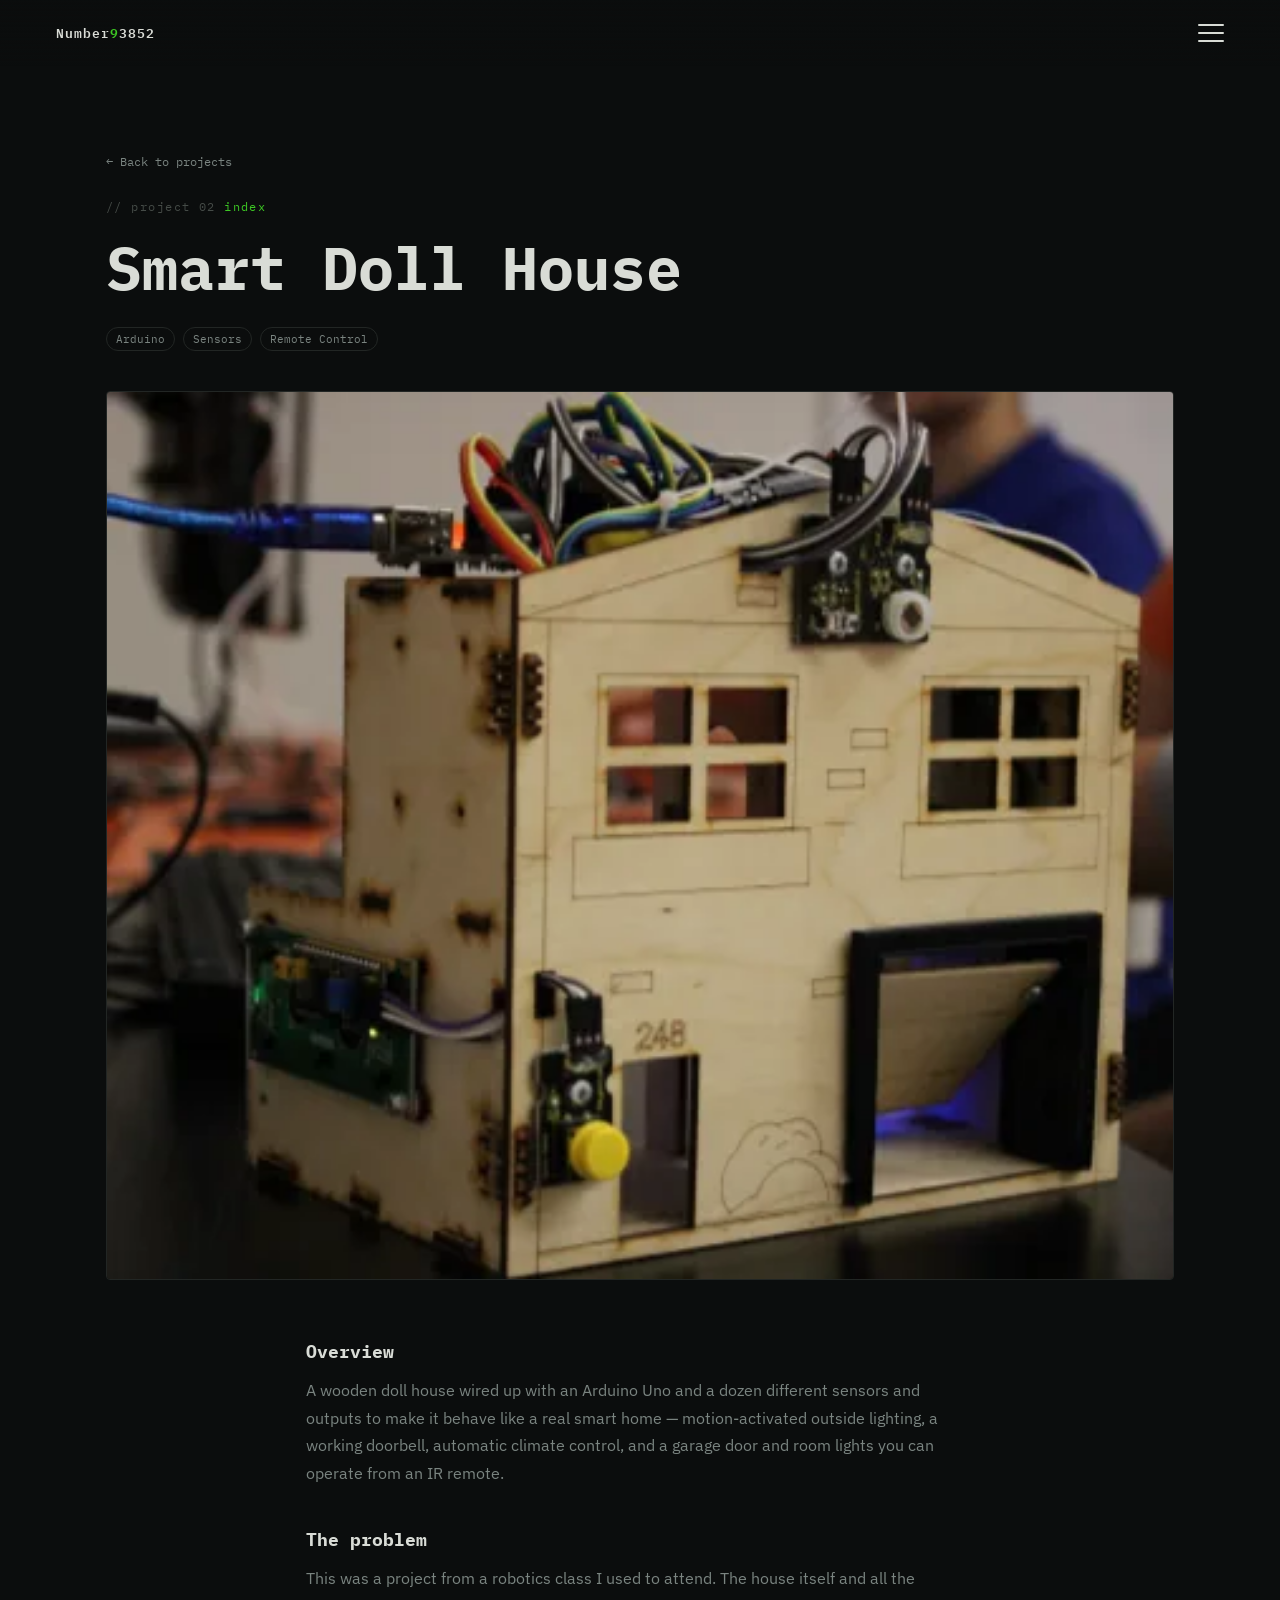
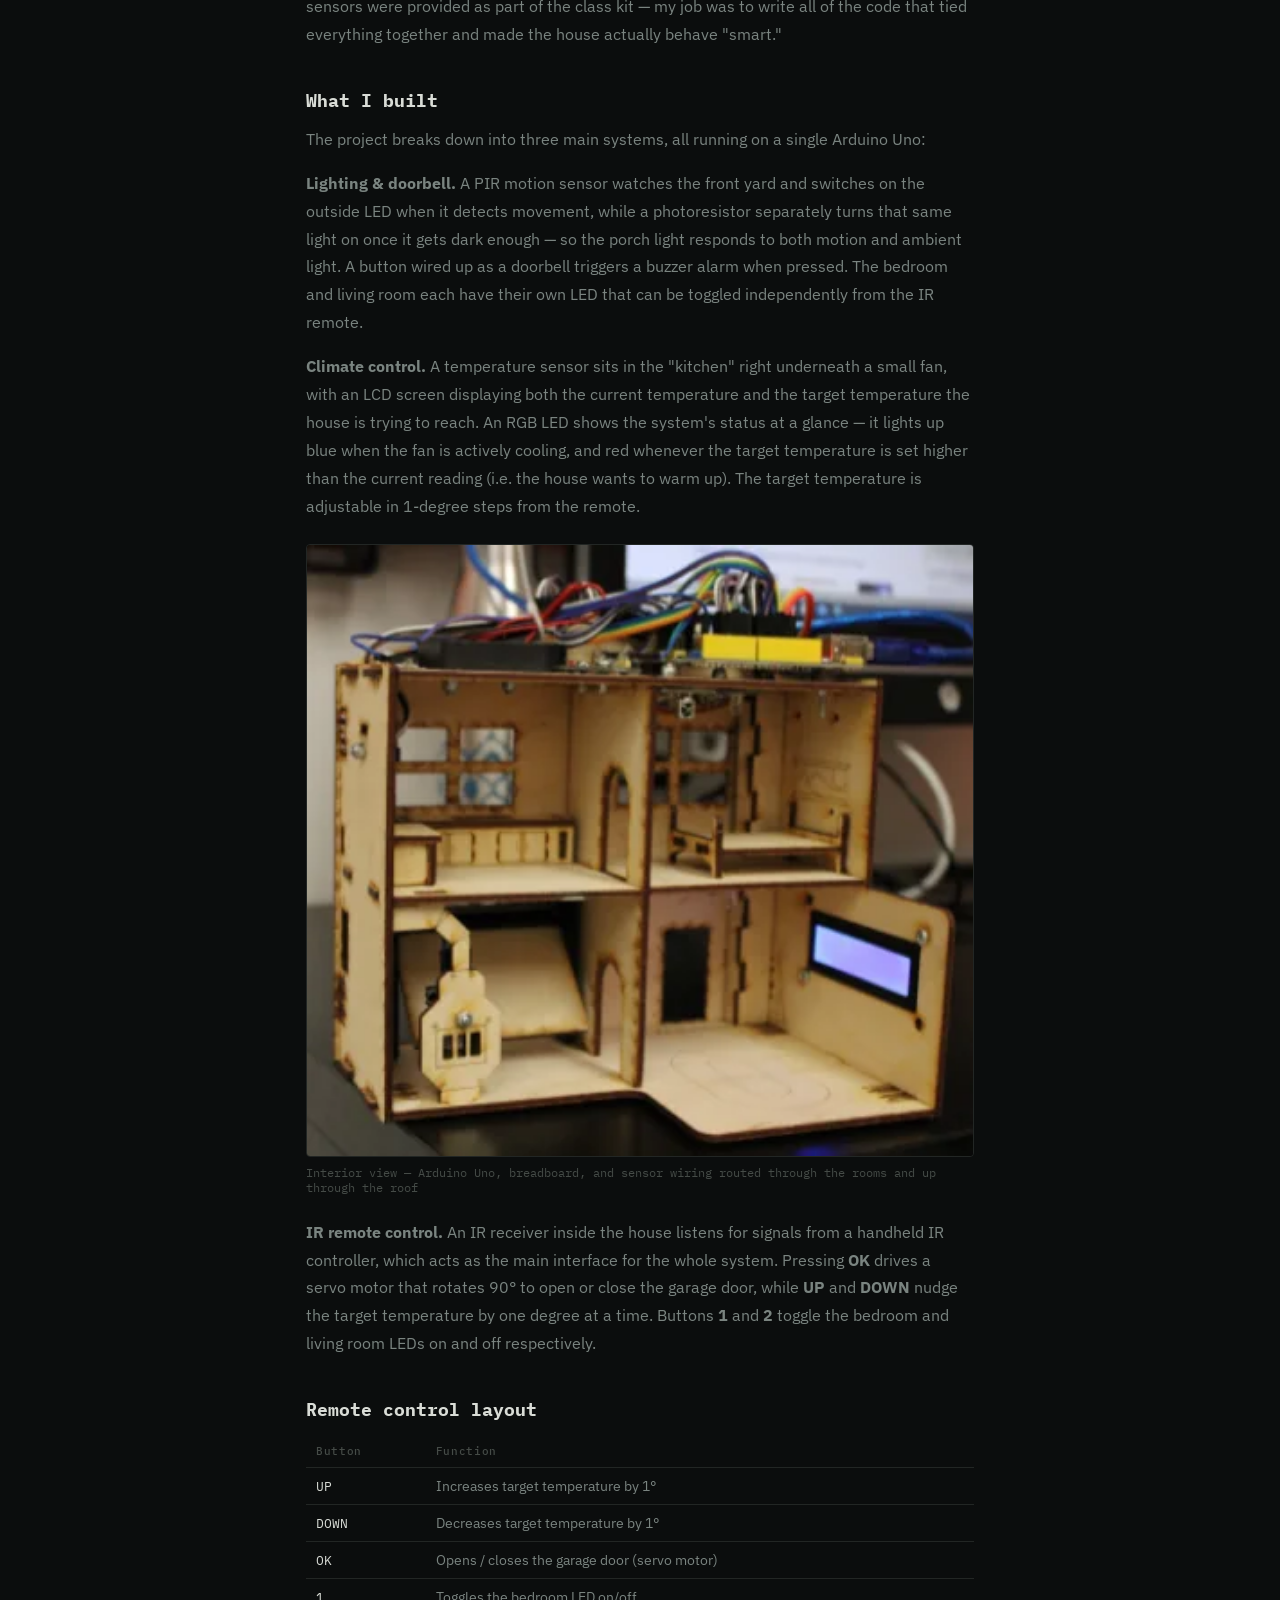
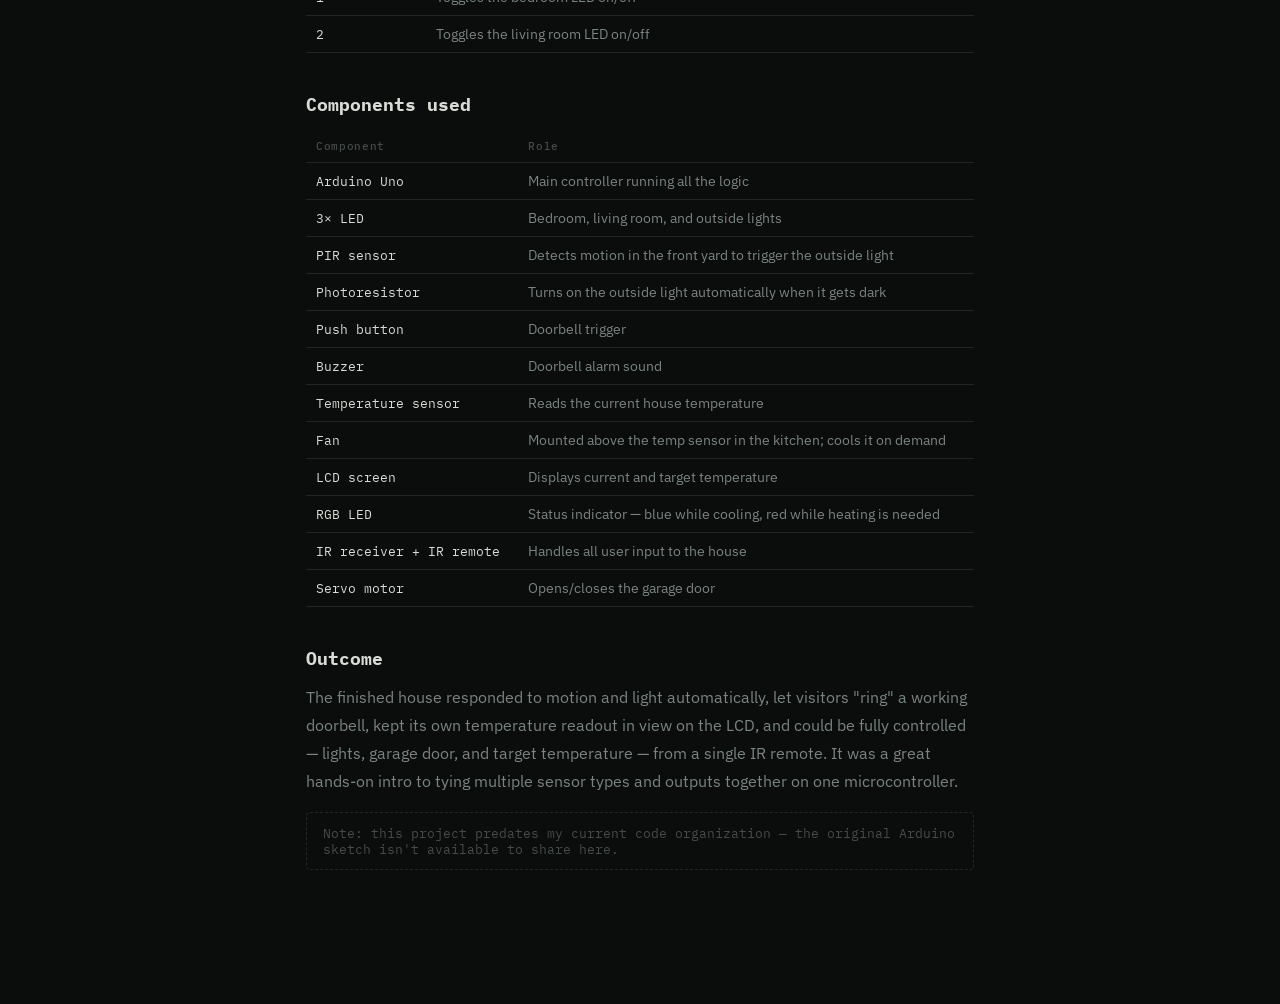
<file: project-SmartDollHouse.html>
<!DOCTYPE html>
<html lang="en">
<head>
<meta charset="UTF-8">
<meta name="viewport" content="width=device-width, initial-scale=1.0">
<title>Smart Doll House — Nima Ghalaenovi</title>
<meta name="description" content="An Arduino-powered smart doll house with motion lighting, a doorbell, climate control, and IR remote control.">
<link rel="icon" href="favicon.svg" type="image/svg+xml">
<meta property="og:type" content="article">
<meta property="og:site_name" content="Nima Ghalaenovi">
<meta property="og:title" content="Smart Doll House — Nima Ghalaenovi">
<meta property="og:description" content="An Arduino-powered smart doll house with motion lighting, a doorbell, climate control, and IR remote control.">
<meta property="og:url" content="https://number9-3852.github.io/website/project-SmartDollHouse.html">
<meta property="og:image" content="https://number9-3852.github.io/website/img/og-image.png">
<meta name="twitter:card" content="summary_large_image">
<link rel="preconnect" href="https://fonts.googleapis.com">
<link rel="preconnect" href="https://fonts.gstatic.com" crossorigin>
<link href="https://fonts.googleapis.com/css2?family=IBM+Plex+Mono:wght@400;500;600;700&family=IBM+Plex+Sans:wght@400;500;600&family=Special+Elite&display=swap" rel="stylesheet">
<link rel="stylesheet" href="styles.css">
<link rel="stylesheet" href="project.css">
<script src="nav.js" defer></script>
</head>
<body>
<script src="transition.js"></script>

<nav class="site-nav"></nav>

<div class="p-hero">
  <a class="back-link" href="projects.html">← Back to projects</a>
  <div class="p-eyebrow" data-num="02">index</div>
  <h1 class="p-title">Smart Doll House</h1>
  <div class="p-tags"><span class="tag">Arduino</span><span class="tag">Sensors</span><span class="tag">Remote Control</span></div>
</div>

<div class="p-image">
  <img src="img/smart doll house/main.webp" alt="Smart Doll House exterior with sensors and wiring mounted on the roof" width="422" height="351">
</div>

<div class="p-body">

<h2>Overview</h2>
<p>A wooden doll house wired up with an Arduino Uno and a dozen different sensors and outputs to make it behave like a real smart home — motion-activated outside lighting, a working doorbell, automatic climate control, and a garage door and room lights you can operate from an IR remote.</p>

<h2>The problem</h2>
<p>This was a project from a robotics class I used to attend. The house itself and all the sensors were provided as part of the class kit — my job was to write all of the code that tied everything together and made the house actually behave "smart."</p>

<h2>What I built</h2>
<p>The project breaks down into three main systems, all running on a single Arduino Uno:</p>

<p><strong>Lighting &amp; doorbell.</strong> A PIR motion sensor watches the front yard and switches on the outside LED when it detects movement, while a photoresistor separately turns that same light on once it gets dark enough — so the porch light responds to both motion and ambient light. A button wired up as a doorbell triggers a buzzer alarm when pressed. The bedroom and living room each have their own LED that can be toggled independently from the IR remote.</p>

<p><strong>Climate control.</strong> A temperature sensor sits in the "kitchen" right underneath a small fan, with an LCD screen displaying both the current temperature and the target temperature the house is trying to reach. An RGB LED shows the system's status at a glance — it lights up blue when the fan is actively cooling, and red whenever the target temperature is set higher than the current reading (i.e. the house wants to warm up). The target temperature is adjustable in 1-degree steps from the remote.</p>

<figure>
  <img loading="lazy" decoding="async" src="img/smart doll house/wiring.webp" alt="Interior of the Smart Doll House showing the Arduino, breadboard, and sensor wiring">
  <figcaption>Interior view — Arduino Uno, breadboard, and sensor wiring routed through the rooms and up through the roof</figcaption>
</figure>

<p><strong>IR remote control.</strong> An IR receiver inside the house listens for signals from a handheld IR controller, which acts as the main interface for the whole system. Pressing <strong>OK</strong> drives a servo motor that rotates 90° to open or close the garage door, while <strong>UP</strong> and <strong>DOWN</strong> nudge the target temperature by one degree at a time. Buttons <strong>1</strong> and <strong>2</strong> toggle the bedroom and living room LEDs on and off respectively.</p>

<h2>Remote control layout</h2>
<table class="spec-table">
  <tr><th>Button</th><th>Function</th></tr>
  <tr><td>UP</td><td>Increases target temperature by 1°</td></tr>
  <tr><td>DOWN</td><td>Decreases target temperature by 1°</td></tr>
  <tr><td>OK</td><td>Opens / closes the garage door (servo motor)</td></tr>
  <tr><td>1</td><td>Toggles the bedroom LED on/off</td></tr>
  <tr><td>2</td><td>Toggles the living room LED on/off</td></tr>
</table>

<h2>Components used</h2>
<table class="spec-table">
  <tr><th>Component</th><th>Role</th></tr>
  <tr><td>Arduino Uno</td><td>Main controller running all the logic</td></tr>
  <tr><td>3× LED</td><td>Bedroom, living room, and outside lights</td></tr>
  <tr><td>PIR sensor</td><td>Detects motion in the front yard to trigger the outside light</td></tr>
  <tr><td>Photoresistor</td><td>Turns on the outside light automatically when it gets dark</td></tr>
  <tr><td>Push button</td><td>Doorbell trigger</td></tr>
  <tr><td>Buzzer</td><td>Doorbell alarm sound</td></tr>
  <tr><td>Temperature sensor</td><td>Reads the current house temperature</td></tr>
  <tr><td>Fan</td><td>Mounted above the temp sensor in the kitchen; cools it on demand</td></tr>
  <tr><td>LCD screen</td><td>Displays current and target temperature</td></tr>
  <tr><td>RGB LED</td><td>Status indicator — blue while cooling, red while heating is needed</td></tr>
  <tr><td>IR receiver + IR remote</td><td>Handles all user input to the house</td></tr>
  <tr><td>Servo motor</td><td>Opens/closes the garage door</td></tr>
</table>

<h2>Outcome</h2>
<p>The finished house responded to motion and light automatically, let visitors "ring" a working doorbell, kept its own temperature readout in view on the LCD, and could be fully controlled — lights, garage door, and target temperature — from a single IR remote. It was a great hands-on intro to tying multiple sensor types and outputs together on one microcontroller.</p>

<div class="note-box">Note: this project predates my current code organization — the original Arduino sketch isn't available to share here.</div>

</div>

<div class="p-links">
</div>

</body>
</html>
</file>
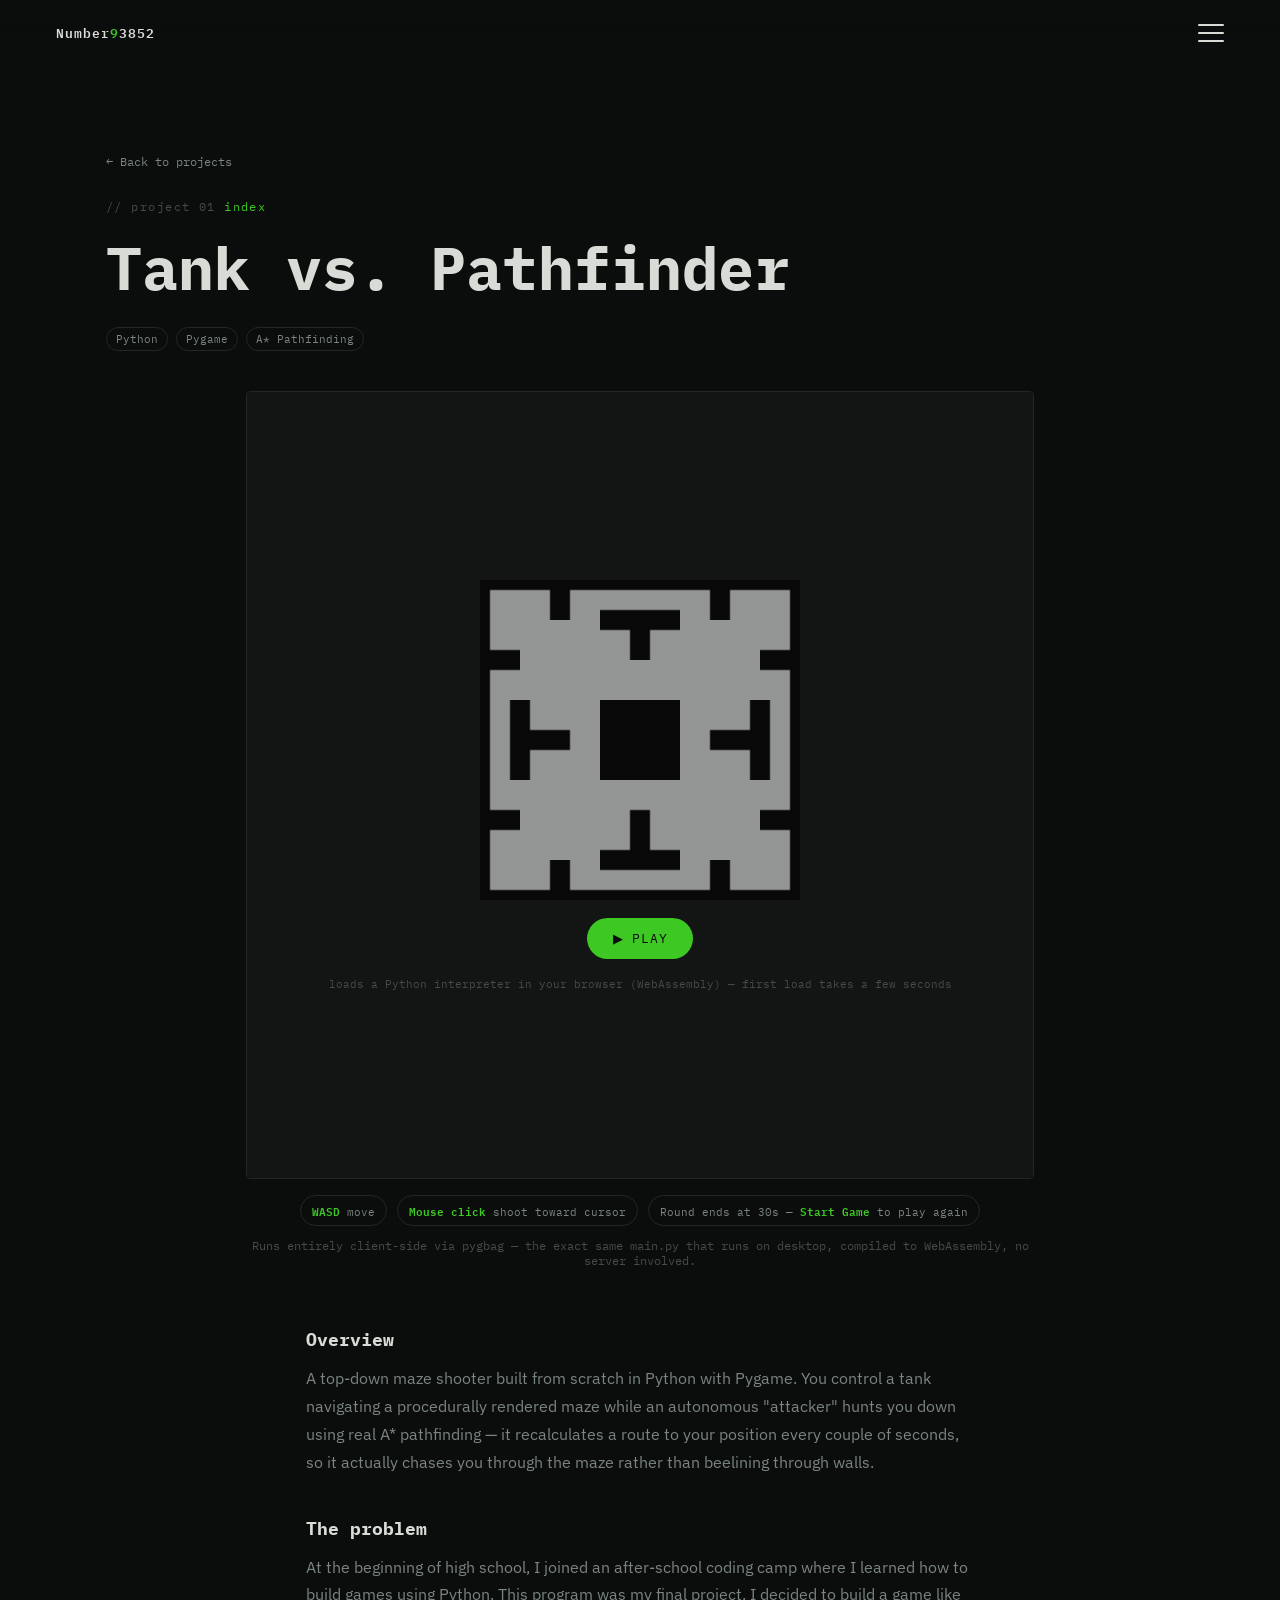
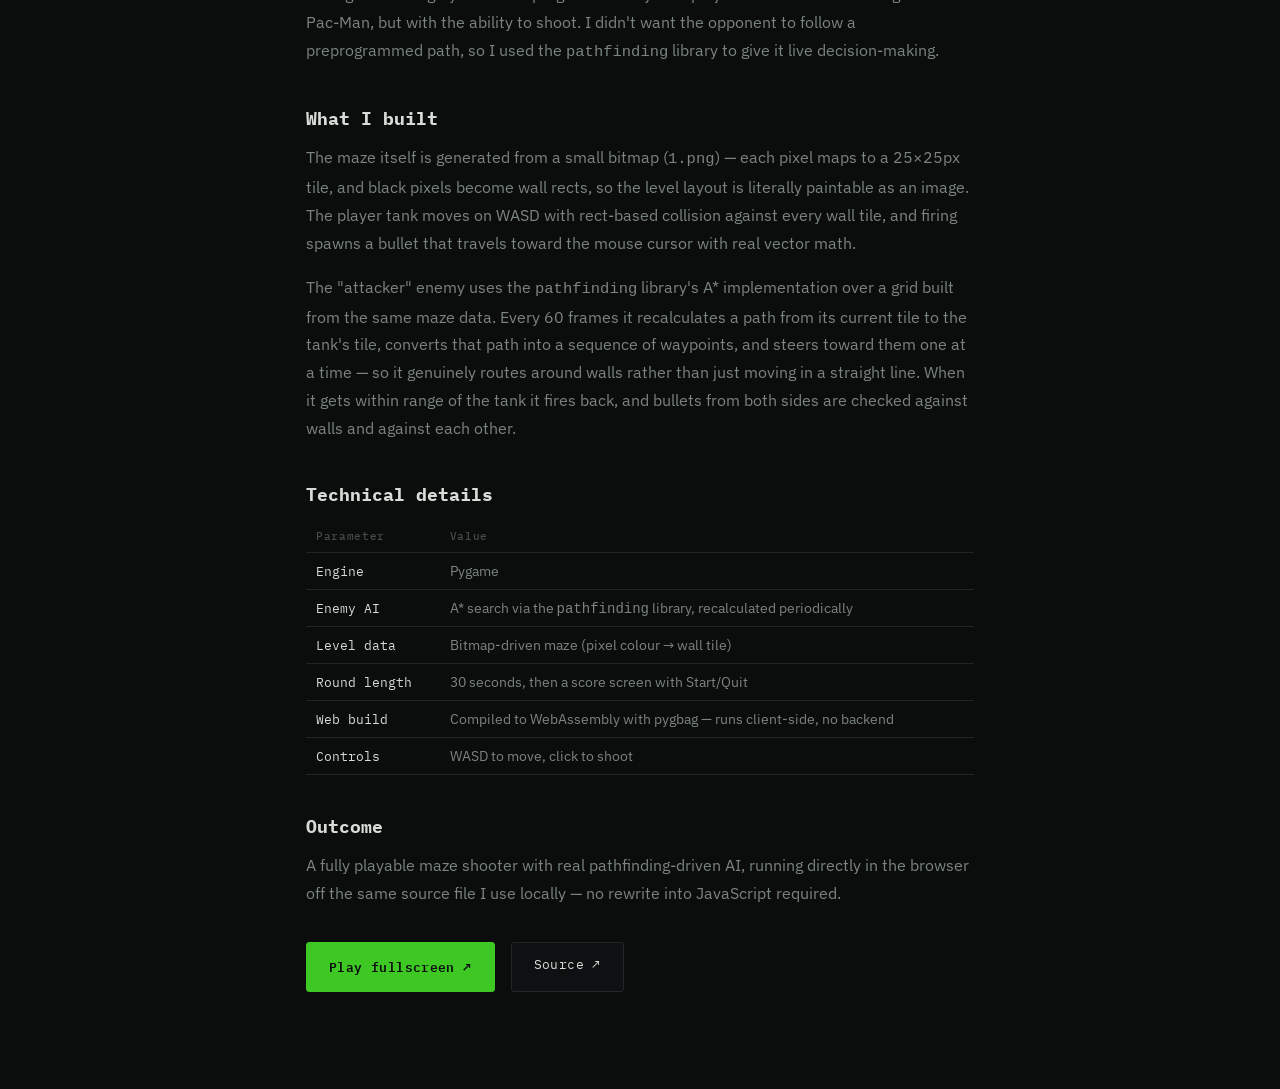
<file: project-TankGame.html>
<!DOCTYPE html>
<html lang="en">
<head>
<meta charset="UTF-8">
<meta name="viewport" content="width=device-width, initial-scale=1.0">
<title>Tank vs. Pathfinder — Nima Ghalaenovi</title>
<meta name="description" content="A top-down maze shooter in Python and Pygame with an A* pathfinding enemy, playable in the browser via WebAssembly.">
<link rel="icon" href="favicon.svg" type="image/svg+xml">
<meta property="og:type" content="article">
<meta property="og:site_name" content="Nima Ghalaenovi">
<meta property="og:title" content="Tank vs. Pathfinder — Nima Ghalaenovi">
<meta property="og:description" content="A top-down maze shooter in Python and Pygame with an A* pathfinding enemy, playable in the browser via WebAssembly.">
<meta property="og:url" content="https://number9-3852.github.io/website/project-TankGame.html">
<meta property="og:image" content="https://number9-3852.github.io/website/img/og-image.png">
<meta name="twitter:card" content="summary_large_image">
<link rel="preconnect" href="https://fonts.googleapis.com">
<link rel="preconnect" href="https://fonts.gstatic.com" crossorigin>
<link href="https://fonts.googleapis.com/css2?family=IBM+Plex+Mono:wght@400;500;600;700&family=IBM+Plex+Sans:wght@400;500;600&family=Special+Elite&display=swap" rel="stylesheet">
<link rel="stylesheet" href="styles.css">
<link rel="stylesheet" href="project.css">
<style>
/* ---------- Playable game panel ---------- */
.p-play{
  width:100%;
  max-width: 900px;
  margin: 0 auto;
  padding: 0 clamp(20px, 5vw, 56px);
}
.play-frame{
  position: relative;
  width: 100%;
  aspect-ratio: 1 / 1;
  background: #000;
  border: 1px solid var(--rule);
  border-radius: 4px;
  overflow: hidden;
}
.play-frame iframe{
  position:absolute;
  inset:0;
  width:100%;
  height:100%;
  border:0;
}
.play-cover{
  position:absolute;
  inset:0;
  display:flex;
  flex-direction:column;
  align-items:center;
  justify-content:center;
  gap: 18px;
  background: var(--bg-raised);
  cursor:pointer;
  text-align:center;
  padding: 20px;
}
.play-cover img{
  width: 46%;
  max-width: 320px;
  border-radius: 3px;
  opacity: 0.55;
  filter: grayscale(0.4);
}
.play-btn{
  font-family: var(--mono);
  font-size: 13px;
  letter-spacing: 0.06em;
  color: #0b0d0d;
  background: var(--accent);
  padding: 12px 26px;
  border-radius: 30px;
  border: none;
}
.play-hint{
  font-family: var(--mono);
  font-size: 11px;
  color: var(--text-faint);
}
.play-caption{
  font-family: var(--mono);
  font-size: 11.5px;
  color: var(--text-faint);
  margin-top: 12px;
  text-align:center;
}
.controls-row{
  display:flex;
  gap: 10px;
  flex-wrap:wrap;
  justify-content:center;
  margin-top: 16px;
}
.ctrl-chip{
  font-family: var(--mono);
  font-size: 11px;
  color: var(--text-dim);
  border: 1px solid var(--rule);
  padding: 5px 11px;
  border-radius: 20px;
}
.ctrl-chip b{ color: var(--accent); font-weight: 600; }
</style>
<script src="nav.js" defer></script>
</head>
<body>
<script src="transition.js"></script>

<nav class="site-nav"></nav>

<div class="p-hero">
  <a class="back-link" href="projects.html">← Back to projects</a>
  <div class="p-eyebrow" data-num="01">index</div>
  <h1 class="p-title">Tank vs. Pathfinder</h1>
  <div class="p-tags"><span class="tag">Python</span><span class="tag">Pygame</span><span class="tag">A* Pathfinding</span></div>
</div>

<div class="p-play">
  <div class="play-frame" id="playFrame">
    <div class="play-cover" id="playCover">
      <img src="img/tank game/tank-game-thumb.png" alt="Maze layout preview">
      <button class="play-btn" id="playBtn">▶ PLAY</button>
      <div class="play-hint">loads a Python interpreter in your browser (WebAssembly) — first load takes a few seconds</div>
    </div>
  </div>
  <div class="controls-row">
    <span class="ctrl-chip"><b>WASD</b> move</span>
    <span class="ctrl-chip"><b>Mouse click</b> shoot toward cursor</span>
    <span class="ctrl-chip">Round ends at 30s — <b>Start Game</b> to play again</span>
  </div>
  <div class="play-caption">Runs entirely client-side via pygbag — the exact same main.py that runs on desktop, compiled to WebAssembly, no server involved.</div>
</div>

<div class="p-body">

<h2>Overview</h2>
<p>A top-down maze shooter built from scratch in Python with Pygame. You control a tank navigating a procedurally rendered maze while an autonomous "attacker" hunts you down using real A* pathfinding — it recalculates a route to your position every couple of seconds, so it actually chases you through the maze rather than beelining through walls.</p>

<h2>The problem</h2>
<p>At the beginning of high school, I joined an after-school coding camp where I learned how to build games using Python. This program was my final project. I decided to build a game like Pac-Man, but with the ability to shoot. I didn't want the opponent to follow a preprogrammed path, so I used the <code>pathfinding</code> library to give it live decision-making.</p>

<h2>What I built</h2>
<p>The maze itself is generated from a small bitmap (<code>1.png</code>) — each pixel maps to a 25×25px tile, and black pixels become wall rects, so the level layout is literally paintable as an image. The player tank moves on WASD with rect-based collision against every wall tile, and firing spawns a bullet that travels toward the mouse cursor with real vector math.</p>
<p>The "attacker" enemy uses the <code>pathfinding</code> library's A* implementation over a grid built from the same maze data. Every 60 frames it recalculates a path from its current tile to the tank's tile, converts that path into a sequence of waypoints, and steers toward them one at a time — so it genuinely routes around walls rather than just moving in a straight line. When it gets within range of the tank it fires back, and bullets from both sides are checked against walls and against each other.</p>

<h2>Technical details</h2>
<table class="spec-table">
  <tr><th>Parameter</th><th>Value</th></tr>
  <tr><td>Engine</td><td>Pygame</td></tr>
  <tr><td>Enemy AI</td><td>A* search via the <code>pathfinding</code> library, recalculated periodically</td></tr>
  <tr><td>Level data</td><td>Bitmap-driven maze (pixel colour → wall tile)</td></tr>
  <tr><td>Round length</td><td>30 seconds, then a score screen with Start/Quit</td></tr>
  <tr><td>Web build</td><td>Compiled to WebAssembly with pygbag — runs client-side, no backend</td></tr>
  <tr><td>Controls</td><td>WASD to move, click to shoot</td></tr>
</table>

<h2>Outcome</h2>
<p>A fully playable maze shooter with real pathfinding-driven AI, running directly in the browser off the same source file I use locally — no rewrite into JavaScript required.</p>

</div>

<div class="p-links">
  <a class="btn btn-primary" href="game/tank game/index.html" target="_blank" rel="noopener">Play fullscreen ↗</a>
  <a class="btn btn-ghost" href="https://github.com/Number9-3852/Tank-vs.-Pathfinder/tree/main" target="_blank" rel="noopener">Source ↗</a>
</div>

<script>
  document.getElementById('playCover').addEventListener('click', function () {
    var frame = document.getElementById('playFrame');
    var iframe = document.createElement('iframe');
    iframe.src = 'game/tank game/index.html';
    iframe.allow = 'autoplay';
    iframe.title = 'Tank vs. Pathfinder game';
    frame.innerHTML = '';
    frame.appendChild(iframe);
  });
</script>

</body>
</html>
</file>
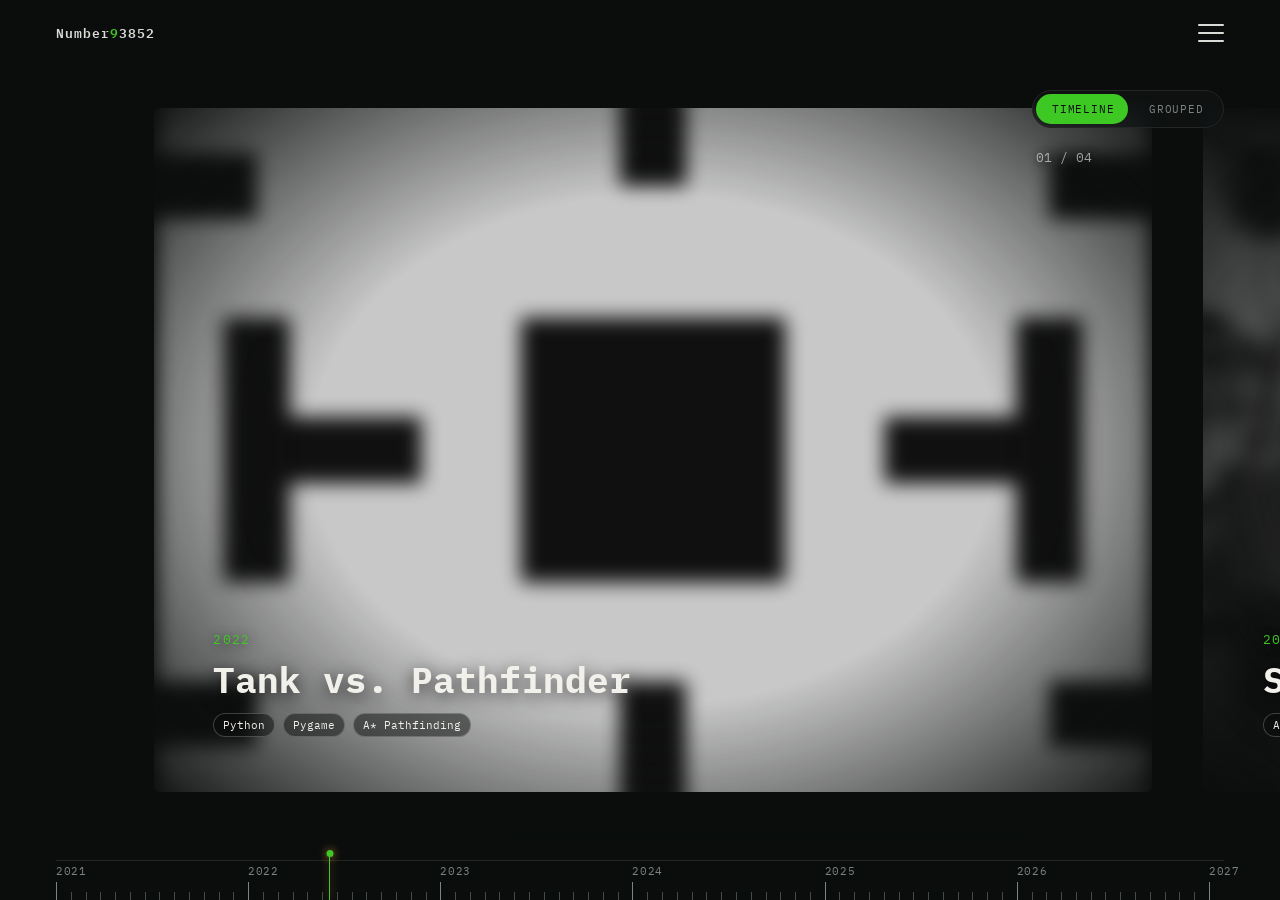
<file: projects.html>
<!DOCTYPE html>
<html lang="en">
<head>
<meta charset="UTF-8">
<meta name="viewport" content="width=device-width, initial-scale=1.0">
<title>Projects — Nima Ghalaenovi</title>
<meta name="description" content="Hardware, PCB design, and software projects by Nima Ghalaenovi, from a pathfinding tank game to a reaction-wheel desk CubeSat.">
<link rel="icon" href="favicon.svg" type="image/svg+xml">
<meta property="og:type" content="website">
<meta property="og:site_name" content="Nima Ghalaenovi">
<meta property="og:title" content="Projects — Nima Ghalaenovi">
<meta property="og:description" content="Hardware, PCB design, and software projects, from a pathfinding tank game to a reaction-wheel desk CubeSat.">
<meta property="og:url" content="https://number9-3852.github.io/website/projects.html">
<meta property="og:image" content="https://number9-3852.github.io/website/img/og-image.png">
<meta name="twitter:card" content="summary_large_image">
<link rel="preconnect" href="https://fonts.googleapis.com">
<link rel="preconnect" href="https://fonts.gstatic.com" crossorigin>
<link href="https://fonts.googleapis.com/css2?family=IBM+Plex+Mono:wght@400;500;600;700&family=IBM+Plex+Sans:wght@400;500;600&family=Special+Elite&display=swap" rel="stylesheet">
<link rel="stylesheet" href="styles.css">
<style>
  html, body{ height:100%; }
  body{ overflow-x: hidden; }



  /* ---------- View toggle ---------- */
  .view-toggle{
    position: fixed;
    top: 90px;
    right: clamp(20px, 5vw, 56px);
    z-index: 20;
    display:flex;
    align-items:center;
    background: rgba(18,21,20,0.7);
    backdrop-filter: blur(6px);
    border: 1px solid var(--rule);
    border-radius: 30px;
    padding: 3px;
    gap: 2px;
  }
  .vt-btn{
    position:relative;
    z-index: 2;
    font-family: var(--mono);
    font-size: 11px;
    letter-spacing: 0.08em;
    padding: 8px 16px;
    border-radius: 30px;
    border: none;
    background: transparent;
    color: var(--text-dim);
    cursor: pointer;
    transition: color .3s ease;
  }
  .vt-btn.active{ color: #0b0d0d; }
  .vt-thumb{
    position:absolute;
    top:3px; left:3px;
    bottom:3px;
    width: calc(50% - 3px);
    background: var(--accent);
    border-radius: 30px;
    transition: transform .35s cubic-bezier(.76,0,.24,1);
    z-index: 1;
  }
  .view-toggle[data-mode="grouped"] .vt-thumb{
    transform: translateX(100%);
  }

  /* ---------- Grouped view ---------- */
  .grouped-view{
    display:none;
    padding: 170px clamp(20px, 5vw, 56px) 110px;
    max-width: 1180px;
    margin: 0 auto;
  }
  .grouped-view.active{ display:block; }

  .group-section{ margin-bottom: 70px; }
  .group-section:last-child{ margin-bottom: 0; }
  .group-title{
    display:flex;
    align-items:baseline;
    gap: 12px;
    font-family: var(--mono);
    font-size: 13px;
    letter-spacing: 0.1em;
    color: var(--accent);
    margin-bottom: 26px;
  }
  .group-title .group-count{
    color: var(--text-faint);
    letter-spacing: 0.04em;
  }
  .group-title::after{
    content:"";
    flex:1;
    height: 1px;
    background: var(--rule);
  }

  .card-grid{
    display:grid;
    grid-template-columns: repeat(auto-fit, minmax(260px, 1fr));
    gap: 22px;
  }
  .g-card{
    display:block;
    text-decoration:none;
    color: var(--text);
    background: var(--bg-raised);
    border: 1px solid var(--rule);
    border-radius: 4px;
    overflow: hidden;
    transition: border-color .25s ease, transform .25s ease;
  }
  .g-card:hover{ border-color: var(--accent-dim); transform: translateY(-3px); }
  .g-thumb{
    position:relative;
    aspect-ratio: 4 / 3;
    overflow: hidden;
  }
  .g-thumb img{
    width:100%; height:100%;
    object-fit: cover;
    filter: grayscale(1) contrast(0.9) brightness(0.85);
    transform: scale(1.02);
    transition: filter .5s ease, transform .5s ease;
  }
  .g-card:hover .g-thumb img{
    filter: grayscale(0) contrast(1) brightness(1);
    transform: scale(1.06);
  }
  .g-thumb-mystery{
    display:flex;
    align-items:center;
    justify-content:center;
    width:100%; height:100%;
    font-family: var(--mono);
    font-weight:700;
    font-size: 44px;
    color: var(--text-faint);
    background: var(--bg-raised);
  }
  .g-card:hover .g-thumb-mystery{ color: #e5484d; }
  .g-info{ padding: 16px 18px 20px; }
  .g-year{
    font-family: var(--mono);
    font-size: 11px;
    color: var(--accent);
    margin-bottom: 6px;
  }
  .g-name{
    font-family: var(--mono);
    font-size: 16px;
    margin: 0 0 10px 0;
  }
  .g-tags{ display:flex; gap:6px; flex-wrap:wrap; }

  @media (max-width: 720px){
    .view-toggle{ top: 82px; }
    .grouped-view{ padding-top: 150px; }
  }

  /* ---------- Horizontal gallery ---------- */
  .gallery{
    display:flex;
    align-items:center;
    gap: clamp(24px, 4vw, 60px);
    height: 100svh;
    padding: 0 12vw;
    overflow-x: auto;
    overflow-y: hidden;
    scroll-snap-type: x mandatory;
    scroll-padding: 0 12vw;
    -webkit-overflow-scrolling: touch;
    scrollbar-width: none;
  }
  .gallery::-webkit-scrollbar{ display:none; }

  .t-panel{
    position: relative;
    display: block;
    color: inherit;
    text-decoration: none;
    flex: 0 0 auto;
    width: min(78vw, 1100px);
    height: 76svh;
    scroll-snap-align: center;
    border-radius: 6px;
    overflow: visible;
    cursor: pointer;
  }

  .media{
    position:absolute;
    inset:0;
    border-radius: 6px;
    overflow:hidden;
  }
  .media img{
    position:absolute;
    inset:0;
    width:100%;
    height:100%;
    object-fit: cover;
    -webkit-mask-image: radial-gradient(ellipse 72% 78% at 50% 50%, black 45%, transparent 92%);
            mask-image: radial-gradient(ellipse 72% 78% at 50% 50%, black 45%, transparent 92%);
  }
  .media .photo{
    filter: grayscale(1) blur(9px) contrast(0.85) brightness(0.85) saturate(0);
    transform: scale(1.06); /* hides the soft blurred edge from the mask crop */
    transition: filter .8s ease, transform .8s ease;
  }
  .t-panel.revealed .media .photo{
    filter: grayscale(0) blur(0px) contrast(1) brightness(1) saturate(1);
    transform: scale(1);
  }

  /* ---------- Mystery project cover (unrevealed work-in-progress) ---------- */
  .media .mystery-photo{
    position:absolute;
    inset:0;
    width:100%;
    height:100%;
    display:flex;
    align-items:center;
    justify-content:center;
    font-family: var(--mono);
    font-weight: 700;
    font-size: clamp(70px, 12vw, 170px);
    color: var(--text-faint);
    background: var(--bg-raised);
    -webkit-mask-image: radial-gradient(ellipse 72% 78% at 50% 50%, black 45%, transparent 92%);
            mask-image: radial-gradient(ellipse 72% 78% at 50% 50%, black 45%, transparent 92%);
    filter: grayscale(1) blur(9px) contrast(0.85) brightness(0.85);
    transform: scale(1.06);
    transition: filter .8s ease, transform .8s ease, color .8s ease;
  }
  .t-panel.revealed .media .mystery-photo{
    filter: grayscale(0) blur(0px) contrast(1) brightness(1);
    transform: scale(1);
    color: #e5484d;
  }
  .t-panel.is-mystery{ cursor: pointer; }

  .t-overlay{
    position:absolute;
    left: 6%;
    bottom: 8%;
    z-index: 4;
    max-width: 70%;
    pointer-events:none;
  }
  .t-year{
    font-family: var(--mono);
    font-size: 13px;
    color: var(--accent);
    letter-spacing: 0.08em;
    margin-bottom: 8px;
    text-shadow: 0 2px 12px rgba(0,0,0,0.8);
  }
  .t-name{
    font-family: var(--mono);
    font-size: clamp(22px, 3.4vw, 36px);
    margin: 0 0 10px 0;
    color: #f2f0ea;
    text-shadow: 0 4px 18px rgba(0,0,0,0.75);
  }
  .t-tags{ display:flex; gap:8px; flex-wrap:wrap; }
  .tag{
    font-family: var(--mono);
    font-size: 10.5px;
    color: #f2f0ea;
    background: rgba(11,13,13,0.5);
    backdrop-filter: blur(3px);
    border: 1px solid rgba(217,220,214,0.25);
    padding: 4px 9px;
    border-radius: 20px;
    text-shadow: none;
  }
  .t-idx{
    position:absolute;
    top: 6%; right: 6%;
    z-index: 4;
    font-family: var(--mono);
    font-size: 13px;
    color: rgba(217,220,214,0.7);
    text-shadow: 0 2px 10px rgba(0,0,0,0.8);
  }
  .t-view{
    position:absolute;
    top: 6%; left: 6%;
    z-index: 4;
    font-family: var(--mono);
    font-size: 10.5px;
    letter-spacing: 0.08em;
    color: #0b0d0d;
    background: var(--accent);
    padding: 6px 11px;
    border-radius: 20px;
    opacity: 0;
    transform: translateY(-4px);
    transition: opacity .25s ease, transform .25s ease;
  }
  .t-panel:hover .t-view,
  .t-panel:focus-visible .t-view{ opacity:1; transform: translateY(0); }

  /* ---------- Ruler ---------- */
  .ruler{
    position: fixed;
    left: 0; right: 0; bottom: 0;
    height: 78px;
    z-index: 15;
    background: linear-gradient(to top, rgba(11,13,13,0.95), rgba(11,13,13,0));
    padding: 0 clamp(20px, 5vw, 56px);
    display:flex;
    align-items:flex-end;
  }
  .ruler-track{
    position:relative;
    display:flex;
    align-items:flex-end;
    width:100%;
    height: 40px;
    border-top: 1px solid var(--rule);
  }
  .tick{
    flex: 1 1 0;
    display:flex;
    justify-content:flex-start;
    align-items:flex-end;
  }
  .tick::before{
    content:"";
    width: 1px;
    height: 8px;
    background: var(--text-faint);
  }
  .tick.big::before{
    height: 18px;
    width: 1px;
    background: var(--text-dim);
  }
  .tick.big{
    position:relative;
  }
  .tick.big .yr{
    position:absolute;
    bottom: 22px;
    left: 0;
    font-family: var(--mono);
    font-size: 11px;
    letter-spacing: 0.06em;
    color: var(--text-dim);
    white-space:nowrap;
  }
  .playhead{
    position:absolute;
    bottom: 0;
    top: -6px;
    width: 1px;
    background: var(--accent);
    box-shadow: 0 0 8px rgba(232,163,61,0.7);
    transition: left .08s linear;
  }
  .playhead::before{
    content:"";
    position:absolute;
    top:-5px; left:50%;
    transform: translateX(-50%);
    width:7px; height:7px;
    border-radius:50%;
    background: var(--accent);
    box-shadow: 0 0 8px rgba(232,163,61,0.8);
  }
  .playhead.is-danger{
    background: #e5484d;
    box-shadow: 0 0 8px rgba(229,72,77,0.8);
  }
  .playhead.is-danger::before{
    background: #e5484d;
    box-shadow: 0 0 8px rgba(229,72,77,0.9);
  }

  @media (max-width: 720px){
    .t-panel{ width: 90vw; height: 62svh; }
    .gallery{ padding: 0 5vw; scroll-padding: 0 5vw; gap: 16px; }
    .ruler{ height: 64px; }
  }
</style>
<script src="nav.js" defer></script>
</head>
<body>
<script src="transition.js"></script>

<nav class="site-nav"></nav>

<h1 class="visually-hidden">Projects</h1>

<div class="view-toggle" id="viewToggle" data-mode="timeline" role="group" aria-label="Project view">
  <button class="vt-btn active" data-mode="timeline" aria-pressed="true">TIMELINE</button>
  <button class="vt-btn" data-mode="grouped" aria-pressed="false">GROUPED</button>
  <span class="vt-thumb"></span>
</div>

<div class="gallery" id="gallery">

  <a class="t-panel" href="project-TankGame.html" data-no-transition data-category="Games" data-year="2022" data-month="5">
    <div class="t-idx">01 / 04</div>
    <div class="t-view">VIEW PROJECT →</div>
    <div class="media">
      <img class="photo" src="img/tank game/tank-game-thumb.png" alt="Tank maze game preview" width="800" height="800">
    </div>
    <div class="t-overlay">
      <div class="t-year">2022</div>
      <h2 class="t-name">Tank vs. Pathfinder</h2>
      <div class="t-tags"><span class="tag">Python</span><span class="tag">Pygame</span><span class="tag">A* Pathfinding</span></div>
    </div>
  </a>

  <a class="t-panel" href="project-SmartDollHouse.html" data-no-transition data-category="Hardware &amp; Embedded" data-year="2023" data-month="6">
    <div class="t-idx">02 / 04</div>
    <div class="t-view">VIEW PROJECT →</div>
    <div class="media">
      <img class="photo" src="img/smart doll house/main.webp" alt="Smart Doll House preview" width="422" height="351">
    </div>
    <div class="t-overlay">
      <div class="t-year">2023</div>
      <h2 class="t-name">Smart Doll House</h2>
      <div class="t-tags"><span class="tag">Arduino</span><span class="tag">Sensors</span><span class="tag">Remote Control</span></div>
    </div>
  </a>

  <a class="t-panel" href="project-5.html" data-no-transition data-category="Hardware &amp; Embedded" data-year="2026" data-month="7">
    <div class="t-idx">03 / 04</div>
    <div class="t-view">VIEW PROJECT →</div>
    <div class="media">
      <img class="photo" src="img/project 5/main.webp" alt="Dual-Rail Power Supply Board preview" width="1313" height="1028" loading="lazy">
    </div>
    <div class="t-overlay">
      <div class="t-year">2026</div>
      <h2 class="t-name">Dual-Rail Power Supply Board</h2>
      <div class="t-tags"><span class="tag">KiCad</span><span class="tag">Power Electronics</span><span class="tag">PCB Design</span></div>
    </div>
  </a>

  <a class="t-panel is-mystery" href="project-DeskCubeSat.html" data-no-transition data-category="Hardware &amp; Embedded" data-year="2026" data-month="9">
    <div class="t-idx">04 / 04</div>
    <div class="t-view">VIEW PROJECT →</div>
    <div class="media">
      <div class="mystery-photo" aria-hidden="true">?</div>
    </div>
    <div class="t-overlay">
      <div class="t-year">2026</div>
      <h2 class="t-name">Desk CubeSat</h2>
      <div class="t-tags"><span class="tag">STM32</span><span class="tag">PCB Design</span><span class="tag">Reaction Wheel</span></div>
    </div>
  </a>

</div>

<div class="grouped-view" id="groupedView"></div>

<div class="ruler" id="ruler">
  <div class="ruler-track" id="rulerTrack">
    <div class="playhead" id="playhead"></div>
  </div>
</div>

<script>
  // ---------- Build the ruler: a big labelled tick at the start of each
  // year, followed by 12 small unlabelled ticks for Jan through Dec.
  // Each tick is keyed by date so panels can be pinned to their real month. ----------
  const rulerTrack = document.getElementById('rulerTrack');
  const startYear = 2021;
  const endYear = 2027; // one extra year of runway past the newest project
  const ticksByKey = new Map(); // "year-month" (month 0 = the year's big tick)

  for (let y = startYear; y <= endYear; y++){
    const big = document.createElement('div');
    big.className = 'tick big';
    const label = document.createElement('span');
    label.className = 'yr';
    label.textContent = y;
    big.appendChild(label);
    rulerTrack.appendChild(big);
    ticksByKey.set(`${y}-0`, big);

    if (y === endYear) break; // no trailing months after the final year marker

    for (let m = 1; m <= 12; m++){
      const tick = document.createElement('div');
      tick.className = 'tick';
      rulerTrack.appendChild(tick);
      ticksByKey.set(`${y}-${m}`, tick);
    }
  }

  // ---------- Pin each project to the ruler position of its real date,
  // and interpolate the playhead between those pinned points as the
  // gallery scrolls — rather than spreading panels evenly across the
  // whole ruler regardless of date. ----------
  const gallery = document.getElementById('gallery');
  const playhead = document.getElementById('playhead');
  const panels = Array.from(document.querySelectorAll('.t-panel'));

  function tickCenterX(year, month){
    const tickEl = ticksByKey.get(`${year}-${month}`);
    if (!tickEl) return 0;
    const trackRect = rulerTrack.getBoundingClientRect();
    const tickRect = tickEl.getBoundingClientRect();
    return (tickRect.left - trackRect.left) + tickRect.width / 2;
  }

  let panelTargets = [];
  let panelOffsets = [];
  function measurePositions(){
    panelTargets = panels.map(p => tickCenterX(+p.dataset.year, +p.dataset.month));
    // The gallery uses scroll-snap-align: center, so a panel's resting
    // scrollLeft is where its *center* lines up with the viewport center —
    // not its raw offsetLeft. Match that here or the playhead drifts
    // further off with every panel after the first.
    panelOffsets = panels.map(p => p.offsetLeft + p.offsetWidth / 2 - gallery.clientWidth / 2);
  }
  measurePositions();

  function updatePlayhead(){
    const s = gallery.scrollLeft;
    const last = panels.length - 1;

    if (s <= panelOffsets[0]){
      playhead.style.left = panelTargets[0] + 'px';
      return;
    }
    if (s >= panelOffsets[last]){
      playhead.style.left = panelTargets[last] + 'px';
      return;
    }
    for (let i = 0; i < last; i++){
      if (s >= panelOffsets[i] && s <= panelOffsets[i + 1]){
        const span = panelOffsets[i + 1] - panelOffsets[i];
        const frac = span > 0 ? (s - panelOffsets[i]) / span : 0;
        const x = panelTargets[i] + (panelTargets[i + 1] - panelTargets[i]) * frac;
        playhead.style.left = x + 'px';
        return;
      }
    }
  }
  function updatePlayheadDanger(){
    const idx = nearestIndex();
    playhead.classList.toggle('is-danger', !!(panels[idx] && panels[idx].classList.contains('is-mystery')));
  }
  gallery.addEventListener('scroll', () => { updatePlayhead(); updatePlayheadDanger(); }, { passive: true });
  window.addEventListener('resize', () => { measurePositions(); updatePlayhead(); updatePlayheadDanger(); });
  updatePlayhead();

  // ---------- Wheel / trackpad input pages through one project at a
  // time, snapping the gallery (and the ruler playhead riding along
  // with it) straight to the next or previous panel ----------
  function nearestIndex(){
    const center = gallery.scrollLeft + gallery.clientWidth / 2;
    let best = 0, bestDist = Infinity;
    panels.forEach((p, i) => {
      const pCenter = p.offsetLeft + p.offsetWidth / 2;
      const dist = Math.abs(pCenter - center);
      if (dist < bestDist){ bestDist = dist; best = i; }
    });
    return best;
  }
  let currentIndex = 0;
  function goToIndex(i){
    currentIndex = Math.max(0, Math.min(panels.length - 1, i));
    panels[currentIndex].scrollIntoView({ behavior: 'smooth', inline: 'center', block: 'nearest' });
  }

  let wheelLocked = false;
  gallery.addEventListener('wheel', (e) => {
    e.preventDefault();
    if (wheelLocked) return;
    const delta = Math.abs(e.deltaY) > Math.abs(e.deltaX) ? e.deltaY : e.deltaX;
    if (Math.abs(delta) < 8) return;
    wheelLocked = true;
    currentIndex = nearestIndex();
    goToIndex(currentIndex + (delta > 0 ? 1 : -1));
    setTimeout(() => { wheelLocked = false; }, 550);
  }, { passive: false });

  // ---------- Click a panel: pause briefly, fade from blurred grayscale
  // to full color, then navigate once it's revealed. Panels are real
  // links, so keyboard Enter and ctrl/cmd-click (new tab) work too. ----------
  panels.forEach(panel => {
    panel.addEventListener('click', (e) => {
      if (e.metaKey || e.ctrlKey || e.shiftKey || e.altKey) return;
      e.preventDefault();
      if (panel.classList.contains('revealing')) return;
      panel.classList.add('revealing');
      setTimeout(() => {
        panel.classList.add('revealed');
        setTimeout(() => {
          window.location.href = panel.href;
        }, 850); // matches the 0.8s filter transition, plus a beat
      }, 150); // brief pause before the reveal begins
    });
  });

  // Coming back with the Back button can restore this page mid-reveal;
  // put the panels back to their blurred resting state.
  window.addEventListener('pageshow', (e) => {
    if (!e.persisted) return;
    panels.forEach(p => p.classList.remove('revealing', 'revealed'));
  });

  // ---------- Build the grouped view from the same panel data,
  // clustered by data-category, in the order categories first appear ----------
  const groupedView = document.getElementById('groupedView');
  const groups = new Map();
  panels.forEach(panel => {
    const cat = panel.dataset.category || 'Other';
    if (!groups.has(cat)) groups.set(cat, []);
    const imgEl = panel.querySelector('.media img');
    groups.get(cat).push({
      href: panel.getAttribute('href'),
      year: panel.dataset.year,
      name: panel.querySelector('.t-name').textContent,
      tagsHTML: panel.querySelector('.t-tags').innerHTML,
      img: imgEl ? imgEl.getAttribute('src') : null,
      alt: imgEl ? imgEl.getAttribute('alt') : 'Mystery project — reveal on the timeline',
      isMystery: panel.classList.contains('is-mystery'),
    });
  });

  groups.forEach((items, cat) => {
    const section = document.createElement('div');
    section.className = 'group-section';

    const title = document.createElement('div');
    title.className = 'group-title';
    title.innerHTML = `${cat} <span class="group-count">(${items.length})</span>`;
    section.appendChild(title);

    const grid = document.createElement('div');
    grid.className = 'card-grid';
    items.forEach(item => {
      const card = document.createElement('a');
      card.className = 'g-card';
      card.href = item.href;
      card.setAttribute('data-no-transition', 'true');
      const thumbHTML = item.isMystery
        ? `<div class="g-thumb g-thumb-mystery">?</div>`
        : `<div class="g-thumb"><img src="${item.img}" alt="${item.alt}" loading="lazy"></div>`;
      card.innerHTML = `
        ${thumbHTML}
        <div class="g-info">
          <div class="g-year">${item.year}</div>
          <h3 class="g-name">${item.name}</h3>
          <div class="g-tags">${item.tagsHTML}</div>
        </div>`;
      grid.appendChild(card);
    });
    section.appendChild(grid);
    groupedView.appendChild(section);
  });

  // ---------- Toggle between timeline and grouped modes ----------
  const viewToggle = document.getElementById('viewToggle');
  const ruler = document.getElementById('ruler');
  const vtButtons = viewToggle.querySelectorAll('.vt-btn');
  const MODE_KEY = 'projectsViewMode';

  function setMode(mode){
    viewToggle.dataset.mode = mode;
    vtButtons.forEach(btn => {
      const on = btn.dataset.mode === mode;
      btn.classList.toggle('active', on);
      btn.setAttribute('aria-pressed', on);
    });

    if (mode === 'grouped'){
      gallery.style.display = 'none';
      ruler.style.display = 'none';
      groupedView.classList.add('active');
    } else {
      gallery.style.display = 'flex';
      ruler.style.display = 'flex';
      groupedView.classList.remove('active');
      measurePositions();
      updatePlayhead();
    }
  }

  vtButtons.forEach(btn => {
    btn.addEventListener('click', () => {
      setMode(btn.dataset.mode);
      try { localStorage.setItem(MODE_KEY, btn.dataset.mode); } catch (e) {}
    });
  });

  // Reopen in whichever view the visitor used last time.
  try {
    if (localStorage.getItem(MODE_KEY) === 'grouped') setMode('grouped');
  } catch (e) {}
</script>

</body>
</html>
</file>
<file: styles.css>
/* ===================================================================
   Shared tokens & base
=================================================================== */
:root{
  --clock: #57ae51;
  --bg: #0b0d0d;
  --bg-raised: #121514;
  --text: #d9dcd6;
  --text-dim: #7a8480;
  --text-faint: #454b47;
  --accent: #3dc824;
  --accent-dim: #159709;
  --rule: #222624;
  --mono: 'IBM Plex Mono', 'SF Mono', monospace;
  --sans: 'IBM Plex Sans', system-ui, sans-serif;
  --type: 'Special Elite', 'IBM Plex Mono', monospace;
}

*{ box-sizing: border-box; }
html{ scroll-behavior: smooth; }
body{
  margin:0;
  background: var(--bg);
  color: var(--text);
  font-family: var(--sans);
  -webkit-font-smoothing: antialiased;
}
::selection{ background: var(--accent); color: #0b0d0d; }
a{ color: inherit; }
img{ max-width:100%; display:block; }
:focus-visible{ outline: 2px solid var(--accent); outline-offset: 3px; }
.visually-hidden{
  position:absolute; width:1px; height:1px;
  margin:-1px; padding:0; overflow:hidden;
  clip: rect(0 0 0 0); white-space:nowrap; border:0;
}



/* ===================================================================
   Nav — logo top-left, PROJECTS / ABOUT / CONTACT clustered top-right
=================================================================== */
.site-nav{
  position: fixed;
  top:0; left:0; right:0;
  z-index: 100;
  display:flex;
  align-items:center;
  justify-content:space-between;
  padding: 22px clamp(20px, 5vw, 56px);
  font-family: var(--mono);
  font-size: 12.5px;
  letter-spacing: 0.08em;
  background: linear-gradient(to bottom, rgba(11,13,13,0.92), transparent);
}
.site-nav .brand{
  text-decoration:none;
  color: var(--text);
  font-weight: 600;
}
.site-nav .brand span{ color: var(--accent); }
.site-nav .nav-right{
  display:flex;
  align-items:center;
  gap: 26px;
}
.site-nav .nav-right a{
  text-decoration:none;
  color: var(--text-dim);
  position:relative;
  padding-bottom: 3px;
  transition: color .2s ease;
}
.site-nav .nav-right a::after{
  content:"";
  position:absolute;
  left:0; right:100%;
  bottom:0;
  height:1px;
  background: var(--accent);
  transition: right .25s ease;
}
.site-nav .nav-right a:hover,
.site-nav .nav-right a.is-active{ color: var(--accent); }
.site-nav .nav-right a:hover::after,
.site-nav .nav-right a.is-active::after{ right:0; }

@media (max-width: 640px){
  .site-nav .nav-right{ gap: 16px; font-size: 11px; }
}

/* ===================================================================
   Footer / contact block — reused at the bottom of every page
=================================================================== */
.site-footer{
  border-top: 1px solid var(--rule);
  padding: 70px clamp(20px, 5vw, 56px) 34px;
  max-width: 1180px;
  margin: 0 auto;
}
.site-footer .footer-title{
  font-family: var(--mono);
  font-weight: 700;
  font-size: clamp(26px, 4.5vw, 44px);
  margin: 0 0 18px 0;
}
.site-footer .footer-title span{ color: var(--accent); }
.site-footer .footer-links{
  display:flex;
  gap: 24px;
  flex-wrap:wrap;
  font-family: var(--mono);
  font-size: 13px;
  margin-bottom: 50px;
}
.site-footer .footer-links a{
  text-decoration:none;
  color: var(--text-dim);
  border-bottom: 1px solid var(--text-faint);
  padding-bottom: 2px;
  transition: color .2s ease, border-color .2s ease;
}
.site-footer .footer-links a:hover{ color: var(--accent); border-color: var(--accent); }
.site-footer .meta-row{
  display:flex;
  justify-content:space-between;
  flex-wrap:wrap;
  gap: 10px;
  font-family: var(--mono);
  font-size: 11px;
  color: var(--text-faint);
}

/* ===================================================================
   Buttons (shared)
=================================================================== */
.btn{
  font-family: var(--mono);
  font-size: 13px;
  letter-spacing:0.03em;
  padding: 13px 22px;
  border-radius: 3px;
  text-decoration:none;
  transition: all .2s ease;
  border: 1px solid var(--rule);
  display:inline-block;
}
.btn-primary{
  background: var(--accent);
  color: #0b0d0d;
  border-color: var(--accent);
  font-weight: 600;
}
.btn-primary:hover{ background: #159709; }
.btn-ghost{
  background: rgba(18,21,20,0.6);
  color: var(--text);
}
.btn-ghost:hover{ border-color: var(--accent); color: var(--accent); }

/* ===================================================================
   Page transition overlay — a curtain wipe played between pages
=================================================================== */
.page-transition{
  position: fixed;
  inset: 0;
  z-index: 9999;
  background: var(--bg);
  display:flex;
  flex-direction: column;
  align-items:center;
  justify-content:center;
  gap: 16px;
  transform: translateY(0);
  transition: transform .65s cubic-bezier(.76,0,.24,1);
  pointer-events: none;
}
.page-transition.is-open{ transform: translateY(-100%); }
.page-transition .pt-label{
  font-family: var(--mono);
  font-size: 11px;
  letter-spacing: 0.2em;
  color: var(--accent);
}
.page-transition .pt-bar{
  width: 140px;
  height: 1px;
  background: var(--rule);
  position: relative;
  overflow: hidden;
}
.page-transition .pt-bar::after{
  content: "";
  position: absolute;
  left: -40%; top:0; bottom:0;
  width: 40%;
  background: var(--accent);
  box-shadow: 0 0 8px rgba(232,163,61,0.7);
  animation: pt-sweep 1.1s ease-in-out infinite;
}
@keyframes pt-sweep{
  0%{ left: -40%; }
  100%{ left: 100%; }
}
@media (prefers-reduced-motion: reduce){
  .page-transition{ transition: none; }
  .page-transition .pt-bar::after{ animation: none; }
}


/* Hamburger toggle */
.nav-toggle{
  display:flex;
  flex-direction:column;
  justify-content:space-between;
  width:26px;
  height:18px;
  background:none;
  border:none;
  cursor:pointer;
  padding:0;
  z-index:1001;
}
.nav-toggle span{
  display:block;
  height:2px;
  width:100%;
  background:var(--text, #fff);
  border-radius:2px;
  transition: transform 0.3s ease, opacity 0.3s ease;
}
.nav-toggle.open span:nth-child(1){ transform: translateY(8px) rotate(45deg); }
.nav-toggle.open span:nth-child(2){ opacity:0; }
.nav-toggle.open span:nth-child(3){ transform: translateY(-8px) rotate(-45deg); }

/* Sliding sidebar */
.nav-right{
  position:fixed;
  top:0;
  right:0;
  height:100vh;
  width:min(280px, 80vw);
  background: var(--bg-panel, #0b0d10);
  display:flex;
  flex-direction:column;
  align-items:flex-start;
  justify-content:center;
  gap:28px;
  padding:0 40px;
  transform: translateX(100%);
  /* hidden (not just off-screen) while closed, so Tab skips its links */
  visibility: hidden;
  transition: transform 0.35s ease, visibility 0s linear 0.35s;
  z-index:1000;
  box-shadow: -10px 0 30px rgba(0,0,0,0.4);
}
.nav-right.open{
  transform: translateX(0);
  visibility: visible;
  transition: transform 0.35s ease;
}
.nav-right a{
  font-family: var(--mono);
  font-size: 18px;
  letter-spacing: 0.06em;
}

/* Dim background behind sidebar */
.nav-overlay{
  position:fixed;
  inset:0;
  background:rgba(0,0,0,0.5);
  opacity:0;
  pointer-events:none;
  transition: opacity 0.35s ease;
  z-index:999;
}
.nav-overlay.open{
  opacity:1;
  pointer-events:auto;
}
</file>
<file: project.css>
/* ===================================================================
   Project detail pages — shared layout for every project-*.html
=================================================================== */
.p-hero{
  padding: 150px clamp(20px, 5vw, 56px) 0;
  max-width: 1180px;
  margin: 0 auto;
}
.back-link{
  font-family: var(--mono);
  font-size: 12px;
  color: var(--text-dim);
  text-decoration:none;
  display:inline-flex;
  align-items:center;
  gap:8px;
  margin-bottom: 30px;
  transition: color .2s ease;
}
.back-link:hover{ color: var(--accent); }
.p-eyebrow{
  font-family: var(--mono);
  font-size: 12px;
  color: var(--accent);
  letter-spacing: 0.12em;
  margin-bottom: 14px;
}
/* <div class="p-eyebrow" data-num="05"> renders as "// project 05 index" */
.p-eyebrow::before{ content:"// project " attr(data-num) " "; color: var(--text-faint); }
.p-title{
  font-family: var(--mono);
  font-weight: 700;
  font-size: clamp(32px, 6vw, 60px);
  margin: 0 0 20px 0;
}
.p-tags{ display:flex; gap:8px; flex-wrap:wrap; margin-bottom: 40px; }
.p-tags:has(+ .status-pill){ margin-bottom: 24px; }
.tag{
  font-family: var(--mono);
  font-size: 11px;
  color: var(--text-dim);
  border: 1px solid var(--rule);
  padding: 4px 9px;
  border-radius: 20px;
}
.status-pill{
  display:inline-flex;
  align-items:center;
  gap: 7px;
  font-family: var(--mono);
  font-size: 11px;
  letter-spacing: 0.06em;
  color: #e5a33d;
  border: 1px solid #4a3c1e;
  background: rgba(229,163,61,0.08);
  padding: 5px 11px 5px 9px;
  border-radius: 20px;
  margin-bottom: 40px;
}
.status-pill::before{
  content:"";
  width:6px; height:6px;
  border-radius:50%;
  background:#e5a33d;
  box-shadow: 0 0 6px rgba(229,163,61,0.9);
  flex-shrink:0;
}

.p-image{
  width:100%;
  max-width: 1180px;
  margin: 0 auto;
  padding: 0 clamp(20px, 5vw, 56px);
}
.p-image img{
  width:100%;
  height:auto;
  border-radius: 4px;
  border: 1px solid var(--rule);
  background: #fff;
}

.p-body{
  max-width: 780px;
  margin: 60px auto 0;
  padding: 0 clamp(20px, 5vw, 56px);
}
.p-body h2{
  font-family: var(--mono);
  font-size: 18px;
  margin: 40px 0 14px 0;
}
.p-body h2:first-child{ margin-top:0; }
.p-body h3{
  font-family: var(--mono);
  font-size: 15px;
  margin: 28px 0 10px;
}
.p-body p,
.p-body ul{
  color: var(--text-dim);
  font-size: 15.5px;
  line-height: 1.8;
  margin: 0 0 16px 0;
}
.p-body ul{ padding-left: 22px; }
.p-body li{ margin-bottom: 4px; }
.p-body figure{ margin: 24px 0; }
.p-body figure img{
  width:100%;
  height:auto;
  border-radius: 4px;
  border: 1px solid var(--rule);
  background: #fff;
}
.p-body figcaption{
  font-family: var(--mono);
  font-size: 11.5px;
  color: var(--text-faint);
  margin-top: 8px;
}

.spec-table{
  width:100%;
  border-collapse: collapse;
  margin: 10px 0 20px;
  font-size: 14px;
}
.spec-table th, .spec-table td{
  text-align: left;
  padding: 9px 10px;
  border-bottom: 1px solid var(--rule);
}
.spec-table th{
  font-family: var(--mono);
  font-size: 11px;
  letter-spacing: 0.06em;
  color: var(--text-faint);
  font-weight: 500;
}
.spec-table td{ color: var(--text-dim); }
.spec-table td:first-child{ color: var(--text); font-family: var(--mono); font-size: 13px; }

.roadmap{
  list-style: none;
  padding-left: 0;
  margin: 10px 0 20px;
}
.p-body .roadmap{ padding-left: 0; }
.roadmap li{
  display:flex;
  align-items:flex-start;
  gap: 10px;
  padding: 9px 0;
  border-bottom: 1px solid var(--rule);
  color: var(--text-dim);
  font-size: 15px;
}
.roadmap li:last-child{ border-bottom:none; }
.roadmap .rm-box{
  flex-shrink:0;
  width: 14px; height: 14px;
  margin-top: 3px;
  border-radius: 3px;
  border: 1px solid var(--text-faint);
}
.roadmap li.done .rm-box{
  background: var(--accent);
  border-color: var(--accent);
}
.roadmap li.done{ color: var(--text); }

.note-box{
  font-family: var(--mono);
  font-size: 12.5px;
  color: var(--text-faint);
  border: 1px dashed var(--rule);
  border-radius: 4px;
  padding: 12px 16px;
  margin: 0 0 16px 0;
}

.p-links{
  display:flex; gap: 16px; margin: 34px 0 100px;
  max-width: 780px;
  padding: 0 clamp(20px, 5vw, 56px);
  margin-left:auto; margin-right:auto;
}
</file>
